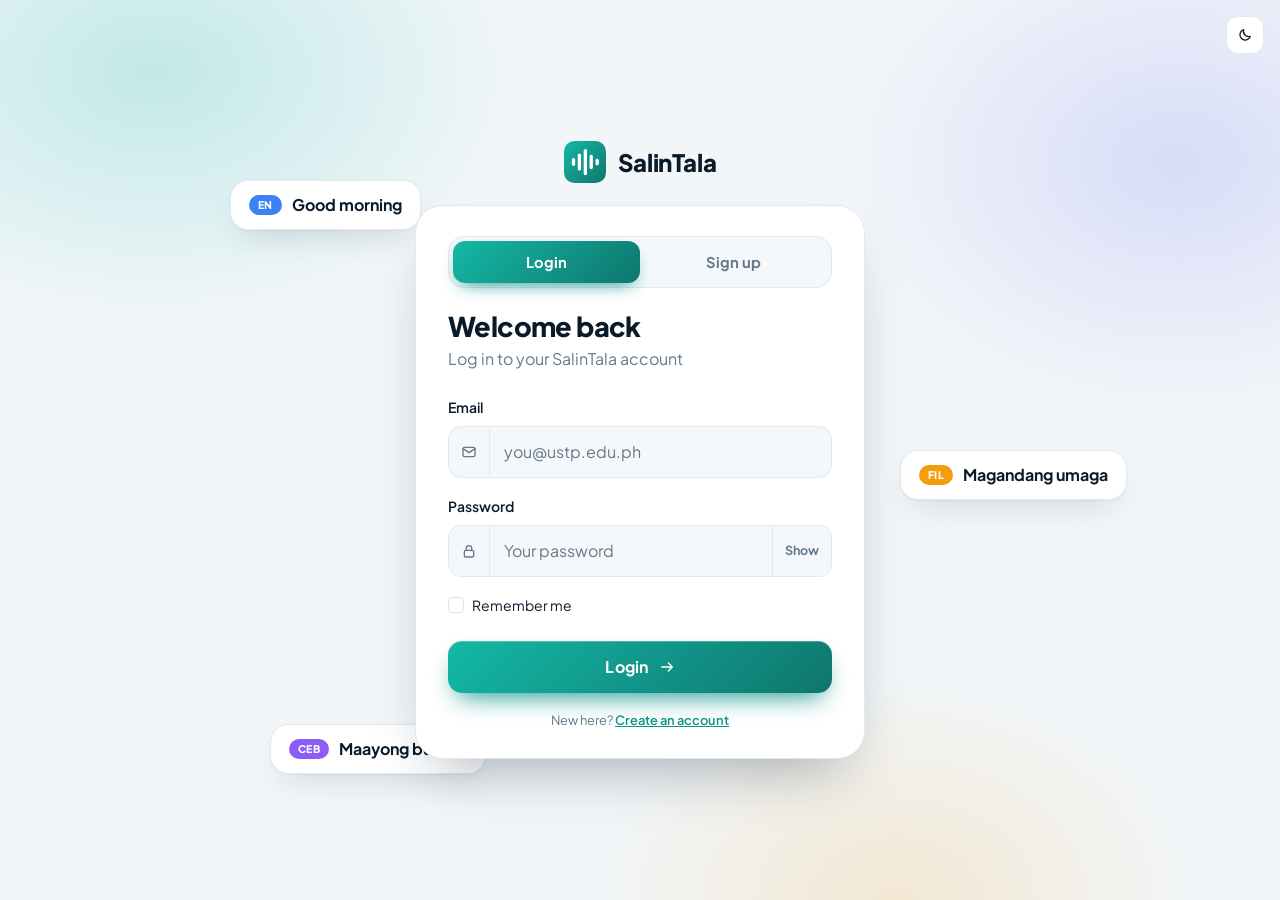
<file: index.html>
<!DOCTYPE html>
<html lang="en" data-theme="light">
<head>
  <meta charset="UTF-8">
  <meta name="viewport" content="width=device-width, initial-scale=1">
  <title>SalinTala | Classroom Transcription</title>
  <link rel="icon" type="image/svg+xml" href="images/favicon.svg">
  <link rel="preconnect" href="https://fonts.googleapis.com">
  <link href="https://fonts.googleapis.com/css2?family=Plus+Jakarta+Sans:wght@400;500;600;700;800&display=swap" rel="stylesheet">
  <link href="https://cdn.jsdelivr.net/npm/bootstrap@5.3.3/dist/css/bootstrap.min.css" rel="stylesheet">
  <link href="https://cdn.jsdelivr.net/npm/bootstrap-icons@1.11.3/font/bootstrap-icons.min.css" rel="stylesheet">
  <link href="css/style.css" rel="stylesheet">
  <script src="js/app.js"></script>
</head>
<body>

  <nav class="navbar navbar-expand-lg navbar-dark nav-glass sticky-top">
    <div class="container">
      <a class="navbar-brand d-flex align-items-center" href="index.html">
        <img src="images/logo.svg" alt="" width="32" height="32" class="me-2">SalinTala
      </a>
      <button class="navbar-toggler" type="button" data-bs-toggle="collapse" data-bs-target="#nav">
        <span class="navbar-toggler-icon"></span>
      </button>
      <div class="collapse navbar-collapse" id="nav">
        <ul class="navbar-nav ms-auto align-items-lg-center gap-lg-1">
          <li class="nav-item"><a class="nav-link active" href="index.html">Home</a></li>
          <li class="nav-item"><a class="nav-link" href="pages/transcribe.html">Transcribe</a></li>
          <li class="nav-item"><a class="nav-link" href="pages/transcripts.html">My Transcripts</a></li>
          <li class="nav-item"><a class="nav-link" href="pages/feedback.html">Feedback</a></li>
          <li class="nav-item"><a class="nav-link" href="pages/dashboard.html">Dashboard</a></li>
          <li class="nav-item ms-lg-2"><a class="btn btn-brand py-2" href="pages/login.html" data-logout><i class="bi bi-box-arrow-left me-1"></i> Logout</a></li>
          <li class="nav-item ms-lg-2 mt-2 mt-lg-0"><button class="icon-btn" id="theme" title="Toggle theme"><i class="bi bi-moon-stars"></i></button></li>
        </ul>
      </div>
    </div>
  </nav>

  <!-- HERO -->
  <header class="hero2 hero-lg">
    <div class="container">
      <div class="row align-items-center g-5">
        <div class="col-lg-6">
          <span class="eyebrow"><i class="bi bi-stars"></i> English · Filipino · Cebuano</span>
          <h1>Turn classroom discussions into <span class="grad-text">searchable notes</span></h1>
          <p class="mb-4">SalinTala is an AI-based transcription system for lectures that mix English, Filipino, and Cebuano, built for USTP CDO.</p>
          <a href="pages/transcribe.html" class="btn btn-white me-2 mb-2"><i class="bi bi-upload me-1"></i> Upload a recording</a>
          <a href="#how" class="btn btn-ghost mb-2">How it works</a>
        </div>

        <div class="col-lg-6">
          <div class="hero-mock">
            <div class="float-chip a"><i class="bi bi-check-circle" style="color:#22c55e"></i> Transcript ready</div>
            <div class="mock-top"><i></i><i></i><i></i><span>lecture-week4.mp3</span></div>
            <div class="mock-line" style="--l:var(--en)"><div class="ts">00:03</div><p><span class="chip c-en">EN</span>Good morning everyone. Today we talk about lesson planning.</p></div>
            <div class="mock-line" style="--l:var(--fil)"><div class="ts">00:11</div><p><span class="chip c-fil">FIL</span>Ang unang hakbang ay alamin ang gusto nating matutunan.</p></div>
            <div class="mock-line" style="--l:var(--ceb)"><div class="ts">00:24</div><p><span class="chip c-ceb">CEB</span>Kinahanglan nato nga klaro ang atong learning objectives.</p></div>
            <div class="mock-bars"><div style="width:40%;background:var(--en)"></div><div style="width:35%;background:var(--fil)"></div><div style="width:25%;background:var(--ceb)"></div></div>
            <div class="float-chip b"><i class="bi bi-translate" style="color:#0d9488"></i> 3 languages detected</div>
          </div>
        </div>
      </div>
    </div>
  </header>

  <!-- FEATURES -->
  <section class="container pull pb-5">
    <div class="row g-4">
      <div class="col-md-4 reveal"><div class="cardx feat">
        <div class="ic-lg"><i class="bi bi-translate"></i></div>
        <h5 class="fw-bold">Code-switching aware</h5>
        <p class="muted mb-0">Each segment is tagged by language so you can see exactly where the lecture switched.</p>
      </div></div>
      <div class="col-md-4 reveal"><div class="cardx feat">
        <div class="ic-lg"><i class="bi bi-search"></i></div>
        <h5 class="fw-bold">Searchable transcript</h5>
        <p class="muted mb-0">Find key terms and jump back to the exact moment they were said.</p>
      </div></div>
      <div class="col-md-4 reveal"><div class="cardx feat">
        <div class="ic-lg"><i class="bi bi-shield-check"></i></div>
        <h5 class="fw-bold">Review before you trust</h5>
        <p class="muted mb-0">Uncertain words are highlighted so a person can verify them.</p>
      </div></div>
    </div>
  </section>

  <!-- STATS -->
  <section class="container pb-5 reveal">
    <div class="stat-strip">
      <div class="cardx sx"><b>3</b><small>Languages</small></div>
      <div class="cardx sx"><b>EN · FIL · CEB</b><small>Auto-tagged</small></div>
      <div class="cardx sx"><b>.txt · .srt</b><small>Export formats</small></div>
      <div class="cardx sx"><b>100%</b><small>Runs in your browser</small></div>
    </div>
  </section>

  <!-- DEMO -->
  <section class="container pb-5 reveal">
    <div class="row align-items-center g-4">
      <div class="col-lg-5">
        <h2 class="sec-title">See the switch,<br>not just the words</h2>
        <p class="muted">Teachers move between languages mid-sentence. SalinTala colors every line so you can follow the discussion and study faster.</p>
        <div class="d-flex gap-2 flex-wrap">
          <span class="chip c-en">EN English</span><span class="chip c-fil">FIL Filipino</span><span class="chip c-ceb">CEB Cebuano</span>
        </div>
      </div>
      <div class="col-lg-7">
        <div class="cardx demo">
          <div class="demo-line">
            <span class="e">An objective should be specific,</span>
            <span class="f">halimbawa, pagkatapos ng klase</span>
            <span class="c">unya dayon mag-buhat mo og short activity</span>
            <span class="e">to test what you learned.</span>
          </div>
        </div>
      </div>
    </div>
  </section>

  <!-- HOW -->
  <section id="how" class="container pb-5 reveal">
    <h2 class="text-center sec-title mb-1">How it works</h2>
    <p class="text-center muted mb-5">From recording to review in four steps.</p>
    <div class="row g-4 text-center steps">
      <div class="col-6 col-md-3"><div class="num">1</div><h6 class="fw-bold">Upload</h6><p class="muted small">Add a recorded class discussion.</p></div>
      <div class="col-6 col-md-3"><div class="num">2</div><h6 class="fw-bold">Transcribe</h6><p class="muted small">SalinTala converts speech to text.</p></div>
      <div class="col-6 col-md-3"><div class="num">3</div><h6 class="fw-bold">Review</h6><p class="muted small">Search, check flagged words, fix errors.</p></div>
      <div class="col-6 col-md-3"><div class="num">4</div><h6 class="fw-bold">Export</h6><p class="muted small">Copy or download your notes.</p></div>
    </div>
  </section>

  <!-- CTA -->
  <section class="container pb-5 reveal">
    <div class="cta">
      <h3 class="fw-bold">Ready to try it?</h3>
      <p class="mb-3" style="color:#b6c8d6">Upload a class recording and see your first transcript.</p>
      <a href="pages/transcribe.html" class="btn btn-white">Start transcribing <i class="bi bi-arrow-right ms-1"></i></a>
      <p class="small mt-3 mb-0" style="color:#8fa7b8">Transcripts may contain errors. Always review them before using them as official records.</p>
    </div>
  </section>

  <footer class="foot text-center py-3">
    <small>&copy; 2026 SalinTala | USTP CDO | IT111 Research</small>
  </footer>

  <script src="https://cdn.jsdelivr.net/npm/bootstrap@5.3.3/dist/js/bootstrap.bundle.min.js"></script>
  <script>
    // Fade sections in as they scroll into view
    (function () {
      var els = document.querySelectorAll(".reveal");
      if (!("IntersectionObserver" in window)) { els.forEach(function (e) { e.classList.add("in"); }); return; }
      var io = new IntersectionObserver(function (list) {
        list.forEach(function (x) { if (x.isIntersecting) { x.target.classList.add("in"); io.unobserve(x.target); } });
      }, { threshold: 0.12 });
      els.forEach(function (e, i) { e.style.transitionDelay = (i % 3) * 90 + "ms"; io.observe(e); });
    })();
  </script>
</body>
</html>
</file>
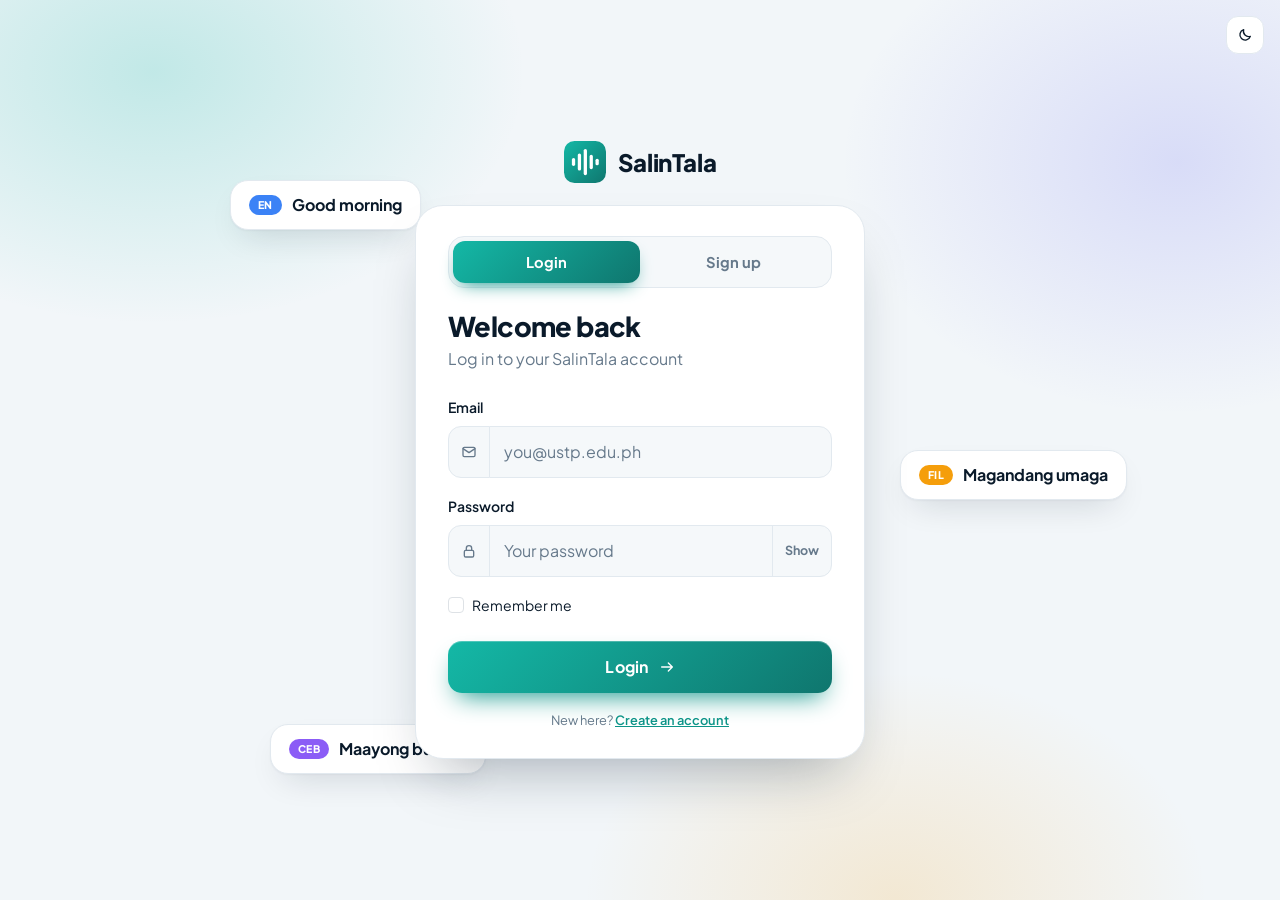
<file: pages/dashboard.html>
<!DOCTYPE html>
<html lang="en" data-theme="light">
<head>
  <meta charset="UTF-8">
  <meta name="viewport" content="width=device-width, initial-scale=1">
  <title>Dashboard | SalinTala</title>
  <link rel="icon" type="image/svg+xml" href="../images/favicon.svg">
  <link rel="preconnect" href="https://fonts.googleapis.com">
  <link href="https://fonts.googleapis.com/css2?family=Plus+Jakarta+Sans:wght@400;500;600;700;800&display=swap" rel="stylesheet">
  <link href="https://cdn.jsdelivr.net/npm/bootstrap@5.3.3/dist/css/bootstrap.min.css" rel="stylesheet">
  <link href="https://cdn.jsdelivr.net/npm/bootstrap-icons@1.11.3/font/bootstrap-icons.min.css" rel="stylesheet">
  <link href="../css/style.css" rel="stylesheet">
  <script src="../js/app.js"></script>
  <style>
    /* Dashboard: the "code-switch ribbon" is the signature element */
    .lesson { position: relative; overflow: hidden; border-radius: 28px; padding: 30px; color: #e8f0f6;
      background: radial-gradient(520px 240px at 100% 0, rgba(20,184,166,.35), transparent 60%), linear-gradient(135deg, #060f18, #0a2530); }
    .lesson h3 { font-weight: 800; letter-spacing: -.4px; font-size: clamp(1.3rem, 2.6vw, 1.8rem); margin: 6px 0 2px; }
    .lesson .sub { color: #8fa7b8; font-size: .92rem; }
    .ribbon { display: flex; height: 54px; gap: 3px; margin: 26px 0 10px; }
    .ribbon i { display: block; border-radius: 8px; transform-origin: bottom; animation: grow .7s cubic-bezier(.2,.8,.2,1) both; animation-delay: calc(var(--i) * 35ms); }
    .ribbon .e { background: var(--en); } .ribbon .f { background: var(--fil); } .ribbon .c { background: var(--ceb); }
    @keyframes grow { from { transform: scaleY(.1); opacity: 0; } }
    .ruler { display: flex; justify-content: space-between; color: #8fa7b8; font-size: .75rem; font-variant-numeric: tabular-nums; }
    .legend { display: flex; flex-wrap: wrap; gap: 8px 20px; margin-top: 18px; font-size: .88rem; }
    .legend span::before { content: ""; display: inline-block; width: 10px; height: 10px; border-radius: 3px; margin-right: 8px; background: var(--c); }
    .quote { margin-top: 18px; padding: 14px 16px; border-radius: 16px; background: rgba(255,255,255,.06); line-height: 1.9; font-size: 1.02rem; }
    .quote .e { color: #93c5fd; } .quote .f { color: #fcd34d; } .quote .c { color: #c4b5fd; }

    .numbers { display: grid; grid-template-columns: repeat(4, 1fr); margin: 22px 0; }
    .numbers > div { padding: 4px 20px; border-left: 1px solid var(--line); }
    .numbers > div:first-child { border-left: 0; padding-left: 0; }
    .numbers b { font-size: 2.1rem; font-weight: 800; letter-spacing: -1px; line-height: 1; display: block; font-variant-numeric: tabular-nums; }
    .numbers small { color: var(--muted); font-weight: 600; }
    .numbers .warn b { color: #d97706; }
    @media (max-width: 767px) { .numbers { grid-template-columns: 1fr 1fr; gap: 18px 0; } .numbers > div:nth-child(3) { border-left: 0; padding-left: 0; } }

    .rec { display: grid; grid-template-columns: 1fr auto; gap: 6px 16px; align-items: center; padding: 16px 0; border-top: 1px solid var(--line); }
    .rec:first-of-type { border-top: 0; }
    .rec h4 { font-size: 1rem; font-weight: 700; margin: 0; }
    .rec .meta { color: var(--muted); font-size: .84rem; display: flex; align-items: center; gap: 6px; flex-wrap: wrap; }
    .mini { grid-column: 1 / -1; display: flex; height: 8px; border-radius: 8px; overflow: hidden; gap: 2px; }
    .mini i { display: block; height: 100%; }
    .dot { width: 8px; height: 8px; border-radius: 50%; display: inline-block; }
    .state { font-size: .8rem; font-weight: 700; padding: 5px 12px; border-radius: 50rem; text-decoration: none; }
    .state.done { background: color-mix(in srgb, #22c55e 16%, transparent); color: #16a34a; }
    .state.busy { background: color-mix(in srgb, #f59e0b 18%, transparent); color: #d97706; }
    .state.busy i { animation: sp 1.2s linear infinite; display: inline-block; }

    .donut { width: 150px; height: 150px; border-radius: 50%; margin: 4px auto 16px; display: grid; place-items: center;
      background: conic-gradient(var(--en) 0 45%, var(--fil) 45% 75%, var(--ceb) 75% 100%); }
    .donut div { width: 104px; height: 104px; border-radius: 50%; background: var(--surface); display: grid; place-items: center; text-align: center; line-height: 1.1; }
    .donut b { font-size: 1.5rem; font-weight: 800; display: block; } .donut small { color: var(--muted); font-size: .72rem; }
    .vs { display: grid; grid-template-columns: 78px 1fr 40px; align-items: center; gap: 10px; font-size: .88rem; margin-bottom: 12px; }
    .vs .track > div { transition: none; }
    .verify { display: flex; gap: 14px; align-items: center; padding: 18px; border-radius: 20px; text-decoration: none; color: var(--ink);
      background: rgba(245,158,11,.12); border: 1px dashed #f59e0b; }
    .verify b { font-size: 2rem; font-weight: 800; color: #d97706; line-height: 1; }
    .verify:hover { background: rgba(245,158,11,.2); color: var(--ink); }
  </style>
</head>
<body>
  <div class="container-fluid">
    <div class="row">

      <nav class="col-md-3 col-lg-2 sidebar">
        <a class="brand align-items-center" href="../index.html">
          <img src="../images/logo.svg" alt="" width="30" height="30" class="me-2">SalinTala
        </a>
        <ul class="nav flex-column">
          <li class="nav-item"><a class="nav-link active" href="dashboard.html"><i class="bi bi-grid me-2"></i>Dashboard</a></li>
          <li class="nav-item"><a class="nav-link" href="transcribe.html"><i class="bi bi-upload me-2"></i>New Transcription</a></li>
          <li class="nav-item"><a class="nav-link" href="transcripts.html"><i class="bi bi-journal-text me-2"></i>My Transcripts</a></li>
          <li class="nav-item"><a class="nav-link" href="feedback.html"><i class="bi bi-chat-square-text me-2"></i>Feedback</a></li>
          <li class="nav-item"><a class="nav-link" href="profile.html"><i class="bi bi-person me-2"></i>Profile</a></li>
          <li class="nav-item mt-3"><a class="nav-link" href="login.html"><i class="bi bi-box-arrow-left me-2"></i>Logout</a></li>
        </ul>
      </nav>

      <main class="col-md-9 col-lg-10 p-4">
        <div class="d-flex flex-wrap gap-2 justify-content-between align-items-center mb-4">
          <div>
            <h2 class="fw-bold mb-0">Dashboard</h2>
            <span class="muted" id="welcome">Overview of your classroom transcriptions</span>
          </div>
          <div class="d-flex flex-wrap gap-2 align-items-center">
            <button class="icon-btn" id="theme" title="Toggle theme" style="background:var(--surface);border-color:var(--line);color:var(--ink)"><i class="bi bi-moon-stars"></i></button>
            <a href="profile.html" class="user-chip" data-user-chip title="Open profile">
              <img src="../images/avatar.svg" alt=""><span class="user-name">Account</span>
            </a>
            <a href="transcribe.html" class="btn btn-brand"><i class="bi bi-plus-lg me-1"></i> New Transcription</a>
          </div>
        </div>

        <!-- Signature: how one lesson switches between languages -->
        <section class="lesson">
          <div class="sub">Latest lesson</div>
          <h3>BTLED 101 – Lesson Planning</h3>
          <div class="sub">Each block is a stretch of speech, colored by the language spoken.</div>
          <div class="ribbon" id="ribbon" aria-label="Language switches across the lesson"></div>
          <div class="ruler"><span>00:00</span><span>15:00</span><span>30:00</span><span>45:00</span></div>
          <div class="quote">
            <span class="e">Okay class, today we will plan</span>
            <span class="f">ang ating lesson para sa</span>
            <span class="c">next week, kinahanglan nato</span>
            <span class="e">clear objectives.</span>
          </div>
          <div class="legend">
            <span style="--c:var(--en)">English 45%</span>
            <span style="--c:var(--fil)">Filipino 30%</span>
            <span style="--c:var(--ceb)">Cebuano 25%</span>
          </div>
        </section>

        <div class="numbers">
          <div><b>12</b><small>Recordings</small></div>
          <div><b>9.5 h</b><small>Transcribed</small></div>
          <div><b>18%</b><small>Average WER</small></div>
          <div class="warn"><b>47</b><small>Words to verify</small></div>
        </div>

        <div class="row g-4">
          <div class="col-xl-8">
            <div class="cardx p-4">
              <div class="hd"><span class="ic"><i class="bi bi-collection"></i></span>Recent recordings</div>

              <div class="rec">
                <div><h4>BTLED 101 – Lesson Planning</h4>
                  <div class="meta"><span class="dot" style="background:#22c55e"></span>Quiet room</div></div>
                <div class="d-flex gap-2 align-items-center"><span class="state done">Done</span><a href="transcripts.html" class="tool text-decoration-none">Open</a></div>
                <div class="mini"><i style="width:45%;background:var(--en)"></i><i style="width:30%;background:var(--fil)"></i><i style="width:25%;background:var(--ceb)"></i></div>
              </div>

              <div class="rec">
                <div><h4>Educ 102 – Assessment</h4>
                  <div class="meta"><span class="dot" style="background:#f59e0b"></span>Some noise</div></div>
                <div class="d-flex gap-2 align-items-center"><span class="state done">Done</span><a href="transcripts.html" class="tool text-decoration-none">Open</a></div>
                <div class="mini"><i style="width:60%;background:var(--en)"></i><i style="width:40%;background:var(--fil)"></i></div>
              </div>

              <div class="rec">
                <div><h4>Educ 103 – Classroom Mgmt</h4>
                  <div class="meta"><span class="dot" style="background:#ef4444"></span>Noisy</div></div>
                <div class="d-flex gap-2 align-items-center"><span class="state busy"><i class="bi bi-arrow-repeat me-1"></i>Processing</span><button class="tool" disabled style="opacity:.5">Open</button></div>
                <div class="mini"><i style="width:55%;background:var(--fil)"></i><i style="width:45%;background:var(--ceb)"></i></div>
              </div>
            </div>
          </div>

          <div class="col-xl-4">
            <div class="cardx p-4 mb-4">
              <div class="hd"><span class="ic"><i class="bi bi-translate"></i></span>Language mix</div>
              <div class="donut"><div><span><b>3</b><small>languages</small></span></div></div>
              <div class="legend justify-content-center mt-0">
                <span style="--c:var(--en)">EN 45%</span><span style="--c:var(--fil)">FIL 30%</span><span style="--c:var(--ceb)">CEB 25%</span>
              </div>
            </div>

            <div class="cardx p-4 mb-4">
              <div class="hd"><span class="ic"><i class="bi bi-bar-chart-line"></i></span>Error rate (WER)</div>
              <div class="vs"><span>SalinTala</span><div class="track"><div style="width:18%"></div></div><b>18%</b></div>
              <div class="vs"><span>Existing</span><div class="track"><div style="width:27%;background:#94a3b8"></div></div><b>27%</b></div>
              <small class="muted">Sample data. Lower is better.</small>
            </div>

            <a href="transcripts.html" class="verify">
              <b>47</b><div><div class="fw-bold">Words need a second look</div><small class="muted">Check the highlighted words in your transcripts.</small></div>
            </a>
          </div>
        </div>
      </main>

    </div>
  </div>
  <script src="https://cdn.jsdelivr.net/npm/bootstrap@5.3.3/dist/js/bootstrap.bundle.min.js"></script>
  <script>
    // Sample ribbon: [language, weight] — widths are proportional to speaking time
    (function () {
      var seq = "e e e f f e e c c f e e f f c c c e e f c e e e f f c e".split(" "), w = [3,2,4,2,3,3,2,3,2,2,4,3,2,2,3,2,2,3,2,3,3,2,3,2,2,3,2,2], h = "";
      seq.forEach(function (l, i) { h += '<i class="' + l + '" style="flex:' + w[i] + ';--i:' + i + '"></i>'; });
      document.getElementById("ribbon").innerHTML = h;
    })();
  </script>
</body>
</html>
</file>
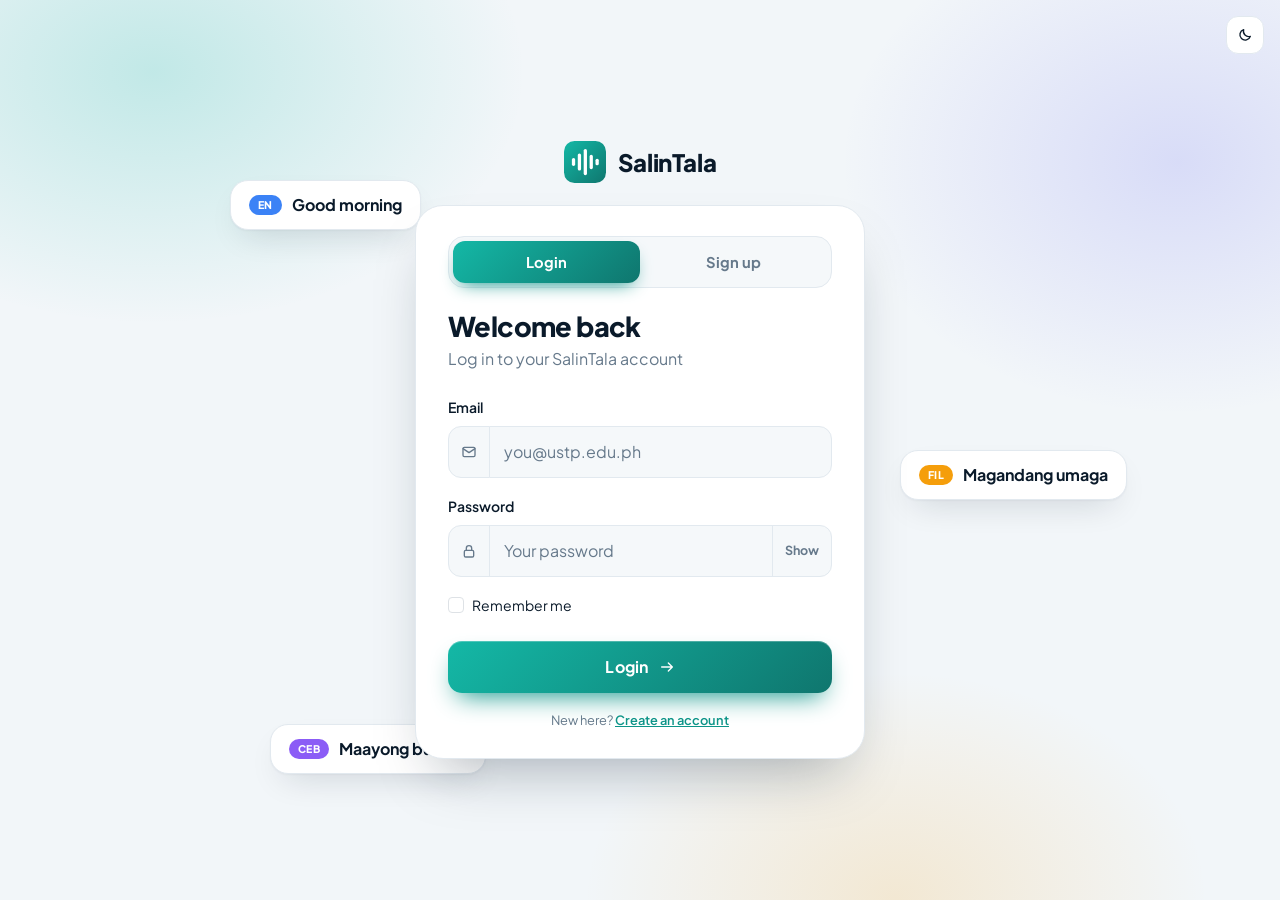
<file: pages/feedback.html>
<!DOCTYPE html>
<html lang="en" data-theme="light">
<head>
  <meta charset="UTF-8">
  <meta name="viewport" content="width=device-width, initial-scale=1">
  <title>Feedback | SalinTala</title>
  <link rel="icon" type="image/svg+xml" href="../images/favicon.svg">
  <link rel="preconnect" href="https://fonts.googleapis.com">
  <link href="https://fonts.googleapis.com/css2?family=Plus+Jakarta+Sans:wght@400;500;600;700;800&display=swap" rel="stylesheet">
  <link href="https://cdn.jsdelivr.net/npm/bootstrap@5.3.3/dist/css/bootstrap.min.css" rel="stylesheet">
  <link href="https://cdn.jsdelivr.net/npm/bootstrap-icons@1.11.3/font/bootstrap-icons.min.css" rel="stylesheet">
  <link href="../css/style.css" rel="stylesheet">
  <script src="../js/app.js"></script>
</head>
<body>
  <div class="container-fluid">
    <div class="row">

      <nav class="col-md-3 col-lg-2 sidebar">
        <a class="brand align-items-center" href="../index.html">
          <img src="../images/logo.svg" alt="" width="30" height="30" class="me-2">SalinTala
        </a>
        <ul class="nav flex-column">
          <li class="nav-item"><a class="nav-link" href="dashboard.html"><i class="bi bi-grid me-2"></i>Dashboard</a></li>
          <li class="nav-item"><a class="nav-link" href="transcribe.html"><i class="bi bi-upload me-2"></i>New Transcription</a></li>
          <li class="nav-item"><a class="nav-link" href="transcripts.html"><i class="bi bi-journal-text me-2"></i>My Transcripts</a></li>
          <li class="nav-item"><a class="nav-link active" href="feedback.html"><i class="bi bi-chat-square-text me-2"></i>Feedback</a></li>
          <li class="nav-item"><a class="nav-link" href="profile.html"><i class="bi bi-person me-2"></i>Profile</a></li>
          <li class="nav-item mt-3"><a class="nav-link" href="login.html"><i class="bi bi-box-arrow-left me-2"></i>Logout</a></li>
        </ul>
      </nav>

      <main class="col-md-9 col-lg-10 p-4">
        <div class="d-flex flex-wrap gap-2 justify-content-between align-items-center mb-4">
          <div>
            <h2 class="fw-bold mb-0">Feedback</h2>
            <span class="muted">Rate SalinTala's usability and usefulness for lesson review</span>
          </div>
          <div class="d-flex flex-wrap gap-2 align-items-center">
            <button class="icon-btn" id="theme" title="Toggle theme" style="background:var(--surface);border-color:var(--line);color:var(--ink)"><i class="bi bi-moon-stars"></i></button>
            <a href="profile.html" class="user-chip" data-user-chip title="Open profile">
              <img src="../images/avatar.svg" alt=""><span class="user-name">Account</span>
            </a>
          </div>
        </div>

        <div class="row g-4">
          <div class="col-xl-7">
            <div class="cardx p-4">
              <div class="hd"><span class="ic"><i class="bi bi-chat-square-text"></i></span>Your feedback</div>
              <form id="form">
                <div class="row g-3 mb-3">
                  <div class="col-sm-4">
                    <label class="form-label small fw-semibold">I am a</label>
                    <select class="form-select" id="role" required>
                      <option value="Student">Student</option>
                      <option value="Teacher">Teacher</option>
                    </select>
                  </div>
                  <div class="col-sm-4">
                    <label class="form-label small fw-semibold">Name (optional)</label>
                    <input class="form-control" id="name" placeholder="Juan Dela Cruz">
                  </div>
                  <div class="col-sm-4">
                    <label class="form-label small fw-semibold">Class (optional)</label>
                    <input class="form-control" id="cls" placeholder="BTLED 101">
                  </div>
                </div>

                <div class="small muted mb-3">Scale: 1 = Strongly disagree, 5 = Strongly agree</div>
                <div id="rates"></div>

                <label class="form-label small fw-semibold mt-2">Comments</label>
                <textarea class="form-control" id="comment" rows="3" placeholder="What worked well? What should be improved?"></textarea>

                <button type="submit" class="go go-lg w-100 mt-4"><span>Submit feedback</span><i class="bi bi-send"></i></button>
                <div class="small mt-3 d-none" id="ok" style="color:var(--brand)"><i class="bi bi-check-circle me-1"></i>Thank you! Your feedback was saved.</div>
              </form>
            </div>
          </div>

          <div class="col-xl-5">
            <div class="cardx p-4 mb-4">
              <div class="hd"><span class="ic"><i class="bi bi-bar-chart-line"></i></span>Summary</div>
              <div class="d-flex gap-3 mb-3">
                <div class="stat flex-fill"><b id="n">0</b><small>Responses</small></div>
                <div class="stat flex-fill"><b id="avg">-</b><small>Overall (out of 5)</small></div>
              </div>
              <div id="bars"></div>
            </div>

            <div class="cardx p-4">
              <div class="hd"><span class="ic"><i class="bi bi-collection"></i></span>Recent responses</div>
              <div id="list"></div>
            </div>
          </div>
        </div>

        <p class="muted small mt-4 mb-0"><i class="bi bi-info-circle"></i> Responses are saved in this browser only. To collect survey data from many participants, export it or use a shared form.</p>
      </main>
    </div>
  </div>

  <script src="https://cdn.jsdelivr.net/npm/bootstrap@5.3.3/dist/js/bootstrap.bundle.min.js"></script>
  <script>
    var $ = function (id) { return document.getElementById(id); };
    var ITEMS = [
      "SalinTala is easy to use.",
      "The transcript helps me review the lesson.",
      "The transcript is accurate enough to understand the lesson.",
      "The language tags and highlighted words help me check the transcript.",
      "SalinTala supports my note-taking."
    ];
    var h = function (s) { return String(s).replace(/[&<>"]/g, function (c) { return { "&": "&amp;", "<": "&lt;", ">": "&gt;", '"': "&quot;" }[c]; }); };

    // Pre-fill role and name from the signed-in profile
    var P = SalinAuth.profile();
    if (P) { $("role").value = P.role; $("name").value = P.name; $("cls").value = P.program; }

    $("rates").innerHTML = ITEMS.map(function (t, i) {
      var opts = [1, 2, 3, 4, 5].map(function (v) {
        return '<input type="radio" name="r' + i + '" id="r' + i + '_' + v + '" value="' + v + '" required><label for="r' + i + '_' + v + '">' + v + '</label>';
      }).join("");
      return '<div class="mb-3"><div class="small fw-semibold mb-2">' + (i + 1) + '. ' + t + '</div><div class="rate">' + opts + '</div></div>';
    }).join("");

    function avgOf(arr) { return arr.reduce(function (a, b) { return a + b; }, 0) / arr.length; }

    function render() {
      var list = SalinStore.feedback().sort(function (a, b) { return new Date(b.created) - new Date(a.created); });
      $("n").textContent = list.length;
      $("avg").textContent = list.length ? avgOf(list.map(function (f) { return avgOf(f.ratings); })).toFixed(2) : "-";
      $("bars").innerHTML = ITEMS.map(function (t, i) {
        var a = list.length ? avgOf(list.map(function (f) { return f.ratings[i]; })) : 0;
        return '<div class="mb-3"><div class="d-flex justify-content-between small"><span>' + (i + 1) + '. ' + t.replace(/\.$/, "") + '</span><b>' + (list.length ? a.toFixed(1) : "-") + '</b></div>' +
          '<div class="track mt-1"><div style="width:' + (a / 5 * 100) + '%"></div></div></div>';
      }).join("");
      $("list").innerHTML = list.length ? list.slice(0, 8).map(function (f) {
        var color = f.role === "Teacher" ? "var(--ceb)" : "var(--en)";
        return '<div class="item"><div class="d-flex justify-content-between align-items-center mb-1">' +
          '<div><span class="chip" style="background:' + color + '">' + h(f.role) + '</span> <span class="small fw-semibold ms-1">' + h(f.name || "Anonymous") + (f.cls ? ' · ' + h(f.cls) : '') + '</span></div>' +
          '<button class="tool" data-id="' + f.id + '" title="Delete"><i class="bi bi-trash"></i></button></div>' +
          '<div class="small muted">Average ' + avgOf(f.ratings).toFixed(1) + ' / 5 · ' + new Date(f.created).toLocaleDateString() + '</div>' +
          (f.comment ? '<div class="small mt-1">' + h(f.comment) + '</div>' : '') + '</div>';
      }).join("") : '<div class="muted small">No feedback yet. Be the first to submit one.</div>';
    }

    $("form").addEventListener("submit", function (e) {
      e.preventDefault();
      var ratings = ITEMS.map(function (t, i) { return +document.querySelector('input[name="r' + i + '"]:checked').value; });
      SalinStore.addFeedback({
        id: Date.now(), role: $("role").value, name: $("name").value.trim(), cls: $("cls").value.trim(),
        ratings: ratings, comment: $("comment").value.trim(), created: new Date().toISOString()
      });
      $("form").reset();
      if (P) { $("role").value = P.role; $("name").value = P.name; $("cls").value = P.program; }
      $("ok").classList.remove("d-none");
      setTimeout(function () { $("ok").classList.add("d-none"); }, 3000);
      render();
    });
    $("list").addEventListener("click", function (e) {
      var b = e.target.closest("button"); if (!b) return;
      if (confirm("Delete this response?")) { SalinStore.removeFeedback(+b.dataset.id); render(); }
    });
    render();
  </script>
</body>
</html>
</file>
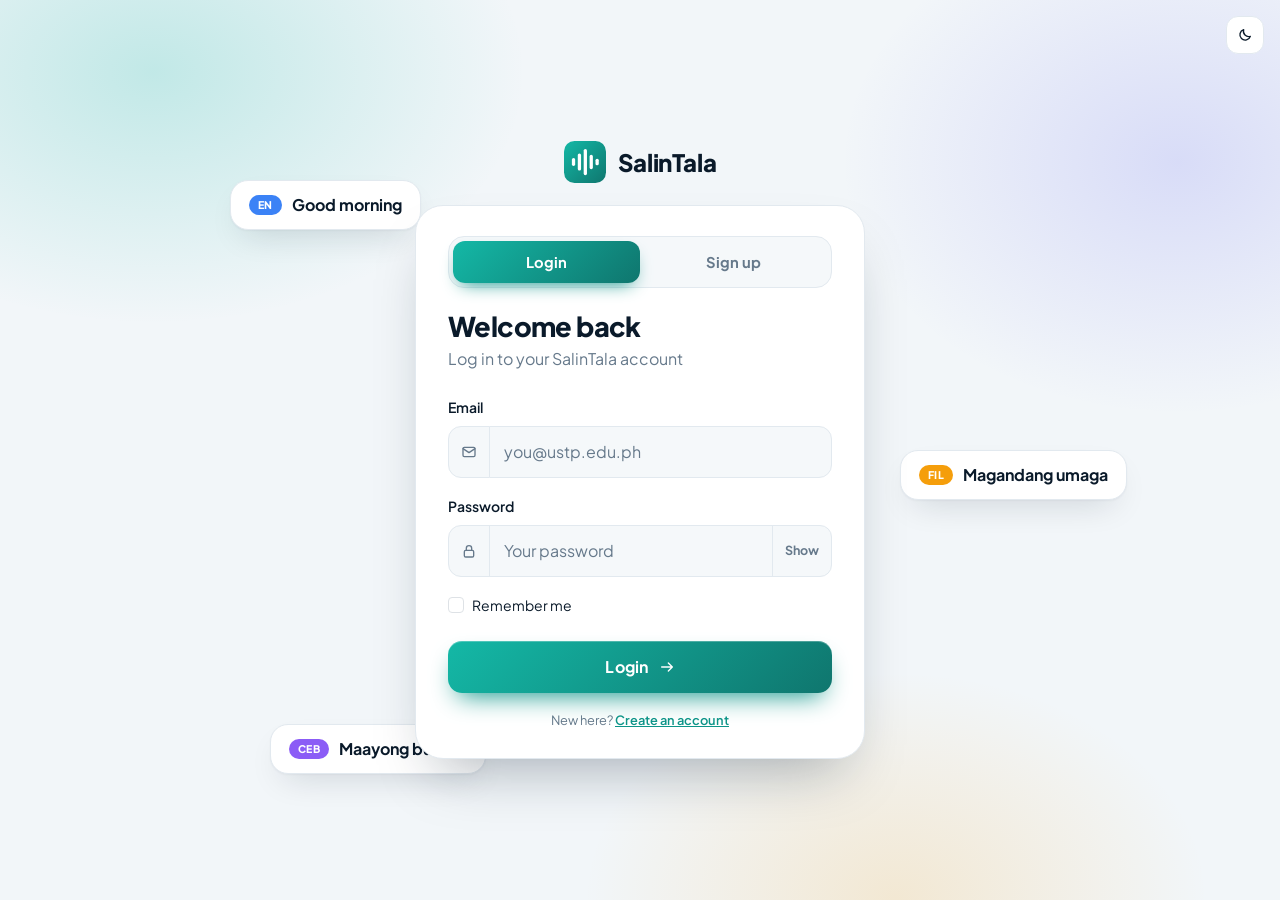
<file: pages/login.html>
<!DOCTYPE html>
<html lang="en" data-theme="light">
<head>
  <meta charset="UTF-8">
  <meta name="viewport" content="width=device-width, initial-scale=1">
  <title>Login | SalinTala</title>
  <link rel="icon" type="image/svg+xml" href="../images/favicon.svg">
  <link rel="preconnect" href="https://fonts.googleapis.com">
  <link href="https://fonts.googleapis.com/css2?family=Plus+Jakarta+Sans:wght@400;500;600;700;800&display=swap" rel="stylesheet">
  <link href="https://cdn.jsdelivr.net/npm/bootstrap@5.3.3/dist/css/bootstrap.min.css" rel="stylesheet">
  <link href="https://cdn.jsdelivr.net/npm/bootstrap-icons@1.11.3/font/bootstrap-icons.min.css" rel="stylesheet">
  <link href="../css/style.css" rel="stylesheet">
  <link href="../css/auth.css" rel="stylesheet">
  <script src="../js/app.js"></script>
</head>
<body class="auth">
  <div class="auth-top"><button class="icon-btn" id="theme" title="Toggle theme"><i class="bi bi-moon-stars"></i></button></div>
  <div class="shell">
    <div class="hello en" aria-hidden="true"><b>EN</b>Good morning</div>
    <div class="hello fil" aria-hidden="true"><b>FIL</b>Magandang umaga</div>
    <div class="hello ceb" aria-hidden="true"><b>CEB</b>Maayong buntag</div>
    <a class="lockup" href="../index.html"><img src="../images/logo.svg" alt="" width="42" height="42">SalinTala</a>
    <div class="cardx sheet">
      <div class="switch"><span class="on">Login</span><a href="signup.html">Sign up</a></div>
      <h2>Welcome back</h2>
      <p class="muted mb-4">Log in to your SalinTala account</p>

      <div class="alert alert-success py-2 small d-none" id="ok" role="status">Account created. You can log in now.</div>
      <div class="alert alert-danger py-2 small d-none" id="err" role="alert"></div>

      <form id="form">
        <label for="email" class="form-label small fw-semibold">Email</label>
        <div class="input-group mb-3">
          <span class="input-group-text"><i class="bi bi-envelope"></i></span>
          <input type="email" class="form-control" id="email" placeholder="you@ustp.edu.ph" required>
        </div>

        <label for="password" class="form-label small fw-semibold">Password</label>
        <div class="input-group mb-3">
          <span class="input-group-text"><i class="bi bi-lock"></i></span>
          <input type="password" class="form-control" id="password" placeholder="Your password" style="border-radius:0" required>
          <span class="input-group-text pw-toggle" id="toggle" role="button" tabindex="0">Show</span>
        </div>

        <div class="form-check mb-4">
          <input class="form-check-input" type="checkbox" id="remember">
          <label class="form-check-label small" for="remember">Remember me</label>
        </div>

        <button type="submit" class="go go-lg w-100" id="btn">
          <span id="btnText">Login</span><i class="bi bi-arrow-right"></i>
        </button>
      </form>
      <div class="fine">New here? <a href="signup.html" class="fw-semibold">Create an account</a></div>
    </div>
  </div>

  <script src="https://cdn.jsdelivr.net/npm/bootstrap@5.3.3/dist/js/bootstrap.bundle.min.js"></script>
  <script>
    var $ = function (id) { return document.getElementById(id); };
    var pw = $("password"), tg = $("toggle");
    function flip() { var show = pw.type === "password"; pw.type = show ? "text" : "password"; tg.textContent = show ? "Hide" : "Show"; }
    tg.addEventListener("click", flip);
    tg.addEventListener("keydown", function (e) { if (e.key === "Enter" || e.key === " ") { e.preventDefault(); flip(); } });

    if (location.search.indexOf("registered=1") > -1) $("ok").classList.remove("d-none");

    function showError(msg) { $("ok").classList.add("d-none"); $("err").textContent = msg; $("err").classList.remove("d-none"); }
    function busy(on) {
      var btn = $("btn"); btn.disabled = on;
      $("btnText").textContent = on ? "Logging in..." : "Login";
      btn.querySelector("i").outerHTML = '<i class="bi bi-' + (on ? "arrow-repeat spin" : "arrow-right") + '"></i>';
    }

    $("form").addEventListener("submit", function (e) {
      e.preventDefault();
      $("err").classList.add("d-none"); busy(true);
      SalinAuth.login($("email").value, pw.value, $("remember").checked)
        .then(function () { location.href = "dashboard.html"; })
        .catch(function (err) { busy(false); showError(err.message); });
    });
  </script>
</body>
</html>
</file>
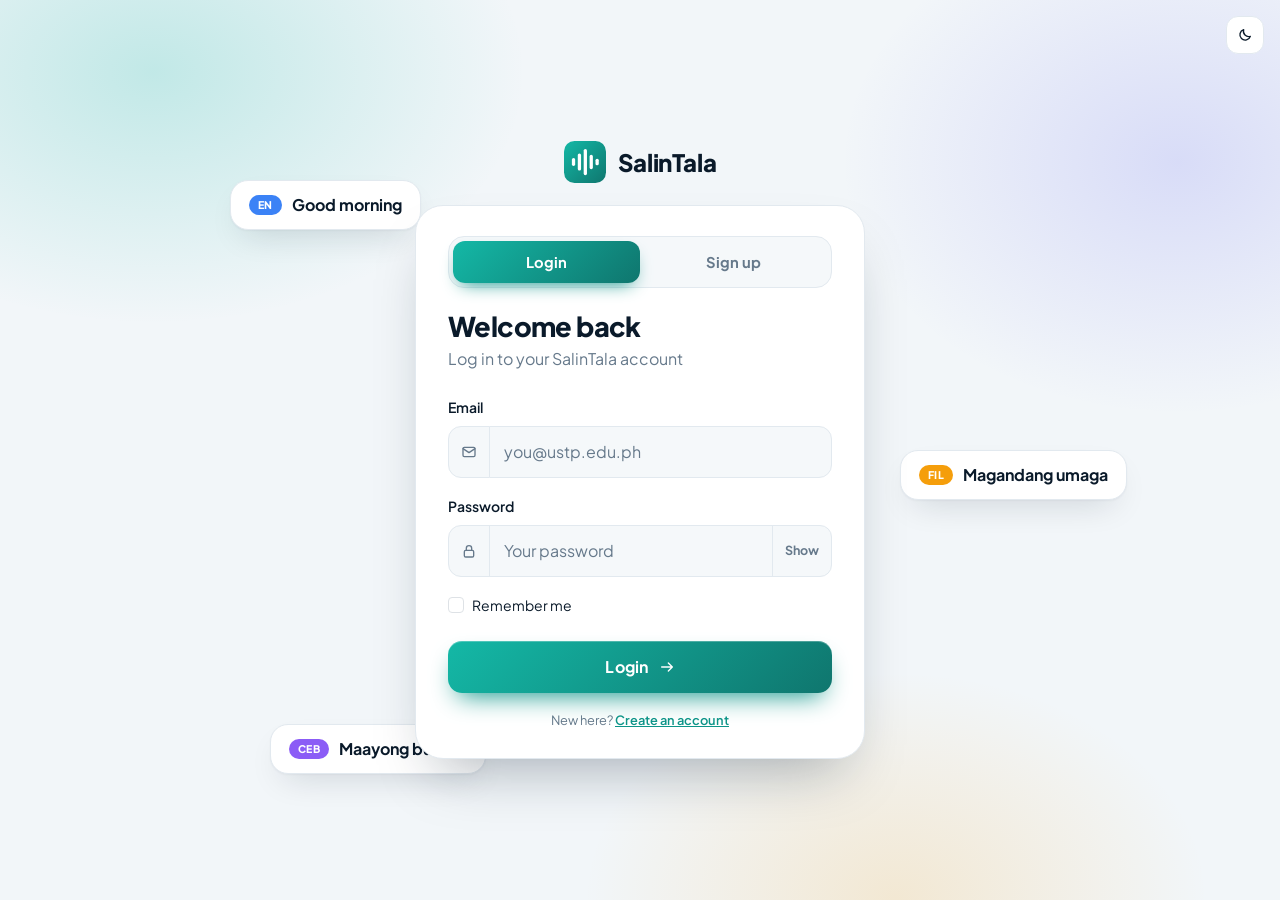
<file: pages/profile.html>
<!DOCTYPE html>
<html lang="en" data-theme="light">
<head>
  <meta charset="UTF-8">
  <meta name="viewport" content="width=device-width, initial-scale=1">
  <title>Profile | SalinTala</title>
  <link rel="icon" type="image/svg+xml" href="../images/favicon.svg">
  <link rel="preconnect" href="https://fonts.googleapis.com">
  <link href="https://fonts.googleapis.com/css2?family=Plus+Jakarta+Sans:wght@400;500;600;700;800&display=swap" rel="stylesheet">
  <link href="https://cdn.jsdelivr.net/npm/bootstrap@5.3.3/dist/css/bootstrap.min.css" rel="stylesheet">
  <link href="https://cdn.jsdelivr.net/npm/bootstrap-icons@1.11.3/font/bootstrap-icons.min.css" rel="stylesheet">
  <link href="../css/style.css" rel="stylesheet">
  <script src="../js/app.js"></script>
</head>
<body>
  <div class="container-fluid">
    <div class="row">

      <nav class="col-md-3 col-lg-2 sidebar">
        <a class="brand align-items-center" href="../index.html">
          <img src="../images/logo.svg" alt="" width="30" height="30" class="me-2">SalinTala
        </a>
        <ul class="nav flex-column">
          <li class="nav-item"><a class="nav-link" href="dashboard.html"><i class="bi bi-grid me-2"></i>Dashboard</a></li>
          <li class="nav-item"><a class="nav-link" href="transcribe.html"><i class="bi bi-upload me-2"></i>New Transcription</a></li>
          <li class="nav-item"><a class="nav-link" href="transcripts.html"><i class="bi bi-journal-text me-2"></i>My Transcripts</a></li>
          <li class="nav-item"><a class="nav-link" href="feedback.html"><i class="bi bi-chat-square-text me-2"></i>Feedback</a></li>
          <li class="nav-item"><a class="nav-link active" href="profile.html"><i class="bi bi-person me-2"></i>Profile</a></li>
          <li class="nav-item mt-3"><a class="nav-link" href="login.html"><i class="bi bi-box-arrow-left me-2"></i>Logout</a></li>
        </ul>
      </nav>

      <main class="col-md-9 col-lg-10 p-4">
        <div class="d-flex flex-wrap gap-2 justify-content-between align-items-center mb-4">
          <div>
            <h2 class="fw-bold mb-0">Profile</h2>
            <span class="muted">Manage your personal details and password</span>
          </div>
          <div class="d-flex gap-2 align-items-center">
            <button class="icon-btn" id="theme" title="Toggle theme" style="background:var(--surface);border-color:var(--line);color:var(--ink)"><i class="bi bi-moon-stars"></i></button>
            <a href="transcribe.html" class="btn btn-brand"><i class="bi bi-plus-lg me-1"></i> New Transcription</a>
          </div>
        </div>

        <div class="row g-4">

          <!-- Summary -->
          <div class="col-xl-4">
            <div class="cardx overflow-hidden">
              <div class="profile-cover"></div>
              <div class="p-4 pt-0 text-center">
                <img id="pAvatar" class="avatar-xl" src="../images/avatar.svg" alt="Profile photo">
                <h4 class="fw-bold mt-3 mb-1" id="pName">Your name</h4>
                <span class="chip c-en" id="pRole">Student</span>
                <div class="muted small mt-2" id="pEmail"></div>

                <div class="d-flex gap-2 justify-content-center mt-3">
                  <label class="tool mb-0" for="photo"><i class="bi bi-upload me-1"></i>Change photo</label>
                  <input type="file" id="photo" accept="image/*" class="d-none">
                  <button type="button" class="tool" id="rmPhoto" title="Remove photo"><i class="bi bi-trash"></i></button>
                </div>
                <div class="small mt-2 d-none" id="photoMsg"></div>

                <hr style="border-color:var(--line)">
                <div class="d-flex">
                  <div class="pstat"><b id="sTr">0</b><small>Transcripts saved</small></div>
                  <div class="pstat"><b id="sFb">0</b><small>Feedback sent</small></div>
                  <div class="pstat"><b id="sSince">-</b><small>Member since</small></div>
                </div>
              </div>
            </div>
          </div>

          <!-- Forms -->
          <div class="col-xl-8">
            <div class="cardx p-4 mb-4">
              <div class="hd"><span class="ic"><i class="bi bi-person"></i></span>Personal details</div>
              <div class="alert alert-success py-2 small d-none" id="pOk" role="status"></div>
              <div class="alert alert-danger py-2 small d-none" id="pErr" role="alert"></div>

              <form id="pform">
                <div class="row g-3">
                  <div class="col-md-6">
                    <label class="form-label small fw-semibold" for="fName">Full name</label>
                    <input class="form-control" id="fName" placeholder="Dheniel Nash Baluran" required>
                  </div>
                  <div class="col-md-6">
                    <label class="form-label small fw-semibold" for="fEmail">Email</label>
                    <input class="form-control" id="fEmail" readonly>
                  </div>
                  <div class="col-md-6">
                    <label class="form-label small fw-semibold" for="fRole">I am a</label>
                    <select class="form-select" id="fRole">
                      <option value="Student">Student</option>
                      <option value="Teacher">Teacher</option>
                    </select>
                  </div>
                  <div class="col-md-6">
                    <label class="form-label small fw-semibold" for="fYear">Year level</label>
                    <select class="form-select" id="fYear">
                      <option value="">Not set</option>
                      <option>1st Year</option>
                      <option>2nd Year</option>
                      <option>3rd Year</option>
                      <option>4th Year</option>
                      <option>Faculty / Staff</option>
                    </select>
                  </div>
                  <div class="col-md-6">
                    <label class="form-label small fw-semibold" for="fProgram">Program / Department</label>
                    <input class="form-control" id="fProgram" placeholder="e.g. BTLED">
                  </div>
                  <div class="col-md-6">
                    <label class="form-label small fw-semibold" for="fPhone">Contact number (optional)</label>
                    <input class="form-control" id="fPhone" placeholder="09XX XXX XXXX">
                  </div>
                  <div class="col-12">
                    <label class="form-label small fw-semibold" for="fAbout">About me (optional)</label>
                    <textarea class="form-control" id="fAbout" rows="3" placeholder="Tell us a little about yourself"></textarea>
                  </div>
                </div>
                <button type="submit" class="go go-lg mt-4 px-5"><span>Save changes</span><i class="bi bi-check-lg"></i></button>
              </form>
            </div>

            <div class="cardx p-4">
              <div class="hd"><span class="ic"><i class="bi bi-lock"></i></span>Change password</div>
              <div class="alert alert-success py-2 small d-none" id="wOk" role="status"></div>
              <div class="alert alert-danger py-2 small d-none" id="wErr" role="alert"></div>

              <form id="wform">
                <div class="row g-3">
                  <div class="col-12">
                    <label class="form-label small fw-semibold" for="wCur">Current password</label>
                    <input type="password" class="form-control" id="wCur" autocomplete="current-password" required>
                  </div>
                  <div class="col-md-6">
                    <label class="form-label small fw-semibold" for="wNew">New password</label>
                    <input type="password" class="form-control" id="wNew" minlength="6" autocomplete="new-password" placeholder="At least 6 characters" required>
                  </div>
                  <div class="col-md-6">
                    <label class="form-label small fw-semibold" for="wCon">Confirm new password</label>
                    <input type="password" class="form-control" id="wCon" minlength="6" autocomplete="new-password" required>
                  </div>
                </div>
                <button type="submit" class="tool mt-4"><i class="bi bi-shield-lock me-1"></i>Update password</button>
              </form>
            </div>
          </div>
        </div>
      </main>
    </div>
  </div>

  <script src="https://cdn.jsdelivr.net/npm/bootstrap@5.3.3/dist/js/bootstrap.bundle.min.js"></script>
  <script>
    var $ = function (id) { return document.getElementById(id); };
    var DEFAULT_AVATAR = "../images/avatar.svg";

    function show(id, msg) { $(id).textContent = msg; $(id).classList.remove("d-none"); }
    function hide() { ["pOk", "pErr", "wOk", "wErr"].forEach(function (i) { $(i).classList.add("d-none"); }); }
    function photoMsg(msg, bad) {
      var el = $("photoMsg"); el.textContent = msg; el.style.color = bad ? "#dc3545" : "var(--brand)"; el.classList.remove("d-none");
      setTimeout(function () { el.classList.add("d-none"); }, 3000);
    }

    function load() {
      var p = SalinAuth.profile(); if (!p) return;
      $("pName").textContent = p.name;
      $("pEmail").textContent = p.email;
      $("pRole").textContent = p.role;
      $("pRole").className = "chip " + (p.role === "Teacher" ? "c-ceb" : "c-en");
      $("pAvatar").src = p.photo || DEFAULT_AVATAR;
      $("fName").value = p.name; $("fEmail").value = p.email; $("fRole").value = p.role;
      $("fYear").value = p.year; $("fProgram").value = p.program; $("fPhone").value = p.phone; $("fAbout").value = p.about;
      $("sTr").textContent = SalinStore.transcripts().filter(function (t) { return !t.sample; }).length;
      $("sFb").textContent = SalinStore.feedback().length;
      $("sSince").textContent = p.created ? new Date(p.created).toLocaleDateString(undefined, { month: "short", year: "numeric" }) : "-";
    }

    $("pform").addEventListener("submit", function (e) {
      e.preventDefault(); hide();
      try {
        SalinAuth.updateProfile({ name: $("fName").value, role: $("fRole").value, year: $("fYear").value,
          program: $("fProgram").value, phone: $("fPhone").value, about: $("fAbout").value });
        load(); show("pOk", "Profile saved.");
      } catch (err) { show("pErr", err.message); }
    });

    // Photo: crop to a square and shrink so it saves quickly
    $("photo").addEventListener("change", function () {
      var f = this.files[0], input = this; if (!f) return;
      if (!/^image\//.test(f.type)) { photoMsg("Please choose an image file.", true); input.value = ""; return; }
      var r = new FileReader();
      r.onload = function () {
        var img = new Image();
        img.onload = function () {
          var s = Math.min(img.width, img.height), c = document.createElement("canvas");
          c.width = c.height = 200;
          c.getContext("2d").drawImage(img, (img.width - s) / 2, (img.height - s) / 2, s, s, 0, 0, 200, 200);
          try { SalinAuth.updateProfile({ photo: c.toDataURL("image/jpeg", 0.85) }); load(); photoMsg("Photo updated."); }
          catch (err) { photoMsg(err.message, true); }
          input.value = "";
        };
        img.onerror = function () { photoMsg("That image could not be read.", true); input.value = ""; };
        img.src = r.result;
      };
      r.readAsDataURL(f);
    });
    $("rmPhoto").addEventListener("click", function () {
      try { SalinAuth.updateProfile({ photo: "" }); load(); photoMsg("Photo removed."); } catch (err) { photoMsg(err.message, true); }
    });

    $("wform").addEventListener("submit", function (e) {
      e.preventDefault(); hide();
      if ($("wNew").value !== $("wCon").value) { show("wErr", "New passwords do not match."); return; }
      SalinAuth.changePassword($("wCur").value, $("wNew").value)
        .then(function () { $("wform").reset(); show("wOk", "Password updated."); })
        .catch(function (err) { show("wErr", err.message); });
    });

    load();
  </script>
</body>
</html>
</file>
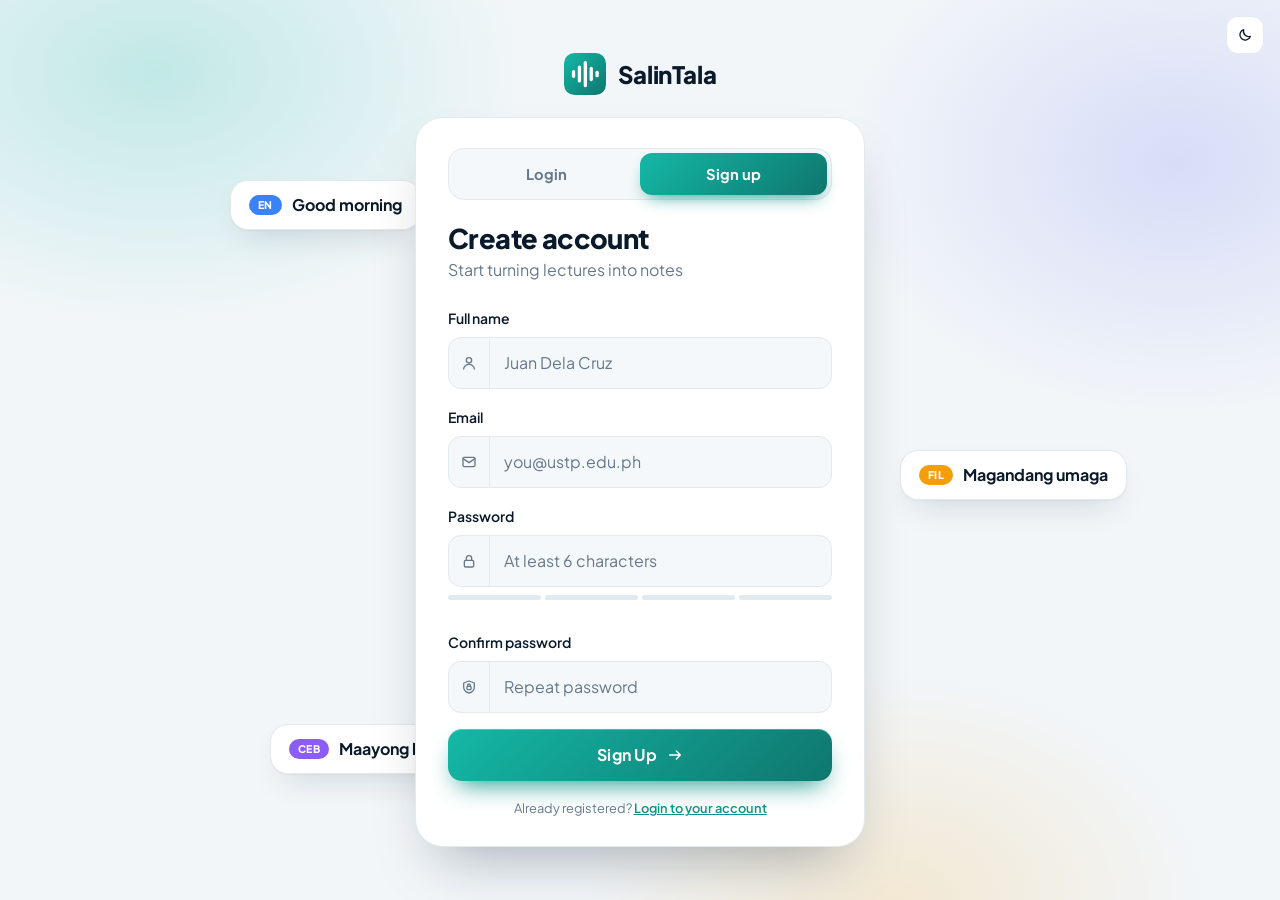
<file: pages/signup.html>
<!DOCTYPE html>
<html lang="en" data-theme="light">
<head>
  <meta charset="UTF-8">
  <meta name="viewport" content="width=device-width, initial-scale=1">
  <title>Sign Up | SalinTala</title>
  <link rel="icon" type="image/svg+xml" href="../images/favicon.svg">
  <link rel="preconnect" href="https://fonts.googleapis.com">
  <link href="https://fonts.googleapis.com/css2?family=Plus+Jakarta+Sans:wght@400;500;600;700;800&display=swap" rel="stylesheet">
  <link href="https://cdn.jsdelivr.net/npm/bootstrap@5.3.3/dist/css/bootstrap.min.css" rel="stylesheet">
  <link href="https://cdn.jsdelivr.net/npm/bootstrap-icons@1.11.3/font/bootstrap-icons.min.css" rel="stylesheet">
  <link href="../css/style.css" rel="stylesheet">
  <link href="../css/auth.css" rel="stylesheet">
  <script src="../js/app.js"></script>
</head>
<body class="auth">
  <div class="auth-top"><button class="icon-btn" id="theme" title="Toggle theme"><i class="bi bi-moon-stars"></i></button></div>
  <div class="shell">
    <div class="hello en" aria-hidden="true"><b>EN</b>Good morning</div>
    <div class="hello fil" aria-hidden="true"><b>FIL</b>Magandang umaga</div>
    <div class="hello ceb" aria-hidden="true"><b>CEB</b>Maayong buntag</div>
    <a class="lockup" href="../index.html"><img src="../images/logo.svg" alt="" width="42" height="42">SalinTala</a>
    <div class="cardx sheet">
      <div class="switch"><a href="login.html">Login</a><span class="on">Sign up</span></div>
      <h2>Create account</h2>
      <p class="muted mb-4">Start turning lectures into notes</p>

      <div class="alert alert-danger py-2 small d-none" id="err" role="alert"></div>

      <form id="form">
        <label for="name" class="form-label small fw-semibold">Full name</label>
        <div class="input-group mb-3">
          <span class="input-group-text"><i class="bi bi-person"></i></span>
          <input type="text" class="form-control" id="name" placeholder="Juan Dela Cruz" required>
        </div>

        <label for="email" class="form-label small fw-semibold">Email</label>
        <div class="input-group mb-3">
          <span class="input-group-text"><i class="bi bi-envelope"></i></span>
          <input type="email" class="form-control" id="email" placeholder="you@ustp.edu.ph" required>
        </div>

        <label for="password" class="form-label small fw-semibold">Password</label>
        <div class="input-group mb-2">
          <span class="input-group-text"><i class="bi bi-lock"></i></span>
          <input type="password" class="form-control" id="password" minlength="6" placeholder="At least 6 characters" required>
        </div>
        <div class="meter" id="meter"><i></i><i></i><i></i><i></i></div>
        <div class="meter-note" id="mnote"></div>

        <label for="confirm" class="form-label small fw-semibold">Confirm password</label>
        <div class="input-group mb-3">
          <span class="input-group-text"><i class="bi bi-shield-lock"></i></span>
          <input type="password" class="form-control" id="confirm" minlength="6" placeholder="Repeat password" required>
        </div>

        <button type="submit" class="go go-lg w-100 mt-2" id="btn">
          <span id="btnText">Sign Up</span><i class="bi bi-arrow-right"></i>
        </button>
      </form>
      <div class="fine">Already registered? <a href="login.html" class="fw-semibold">Login to your account</a></div>
    </div>
  </div>

  <script src="https://cdn.jsdelivr.net/npm/bootstrap@5.3.3/dist/js/bootstrap.bundle.min.js"></script>
  <script>
    var $ = function (id) { return document.getElementById(id); };
    function showError(msg) { $("err").textContent = msg; $("err").classList.remove("d-none"); }
    function busy(on) {
      var btn = $("btn"); btn.disabled = on;
      $("btnText").textContent = on ? "Creating account..." : "Sign Up";
      btn.querySelector("i").outerHTML = '<i class="bi bi-' + (on ? "arrow-repeat spin" : "arrow-right") + '"></i>';
    }

    var COLORS = ["#ef4444", "#f59e0b", "#84cc16", "#22c55e"], WORDS = ["Too short", "Weak", "Good", "Strong"];
    $("password").addEventListener("input", function () {
      var p = this.value, n = 0;
      if (p.length >= 6) n++;
      if (p.length >= 10) n++;
      if (/[A-Z]/.test(p) && /[a-z]/.test(p)) n++;
      if (/\d/.test(p) && /[^A-Za-z0-9]/.test(p)) n++;
      var bars = $("meter").children, k = Math.max(n, 1);
      for (var i = 0; i < 4; i++) bars[i].style.background = p && i < k ? COLORS[k - 1] : "";
      $("mnote").textContent = p ? WORDS[k - 1] : "";
    });

    $("form").addEventListener("submit", function (e) {
      e.preventDefault();
      $("err").classList.add("d-none");
      if ($("password").value !== $("confirm").value) { showError("Passwords do not match."); return; }
      busy(true);
      SalinAuth.signup($("name").value, $("email").value, $("password").value)
        .then(function () { location.href = "login.html?registered=1"; })
        .catch(function (err) { busy(false); showError(err.message); });
    });
  </script>
</body>
</html>
</file>
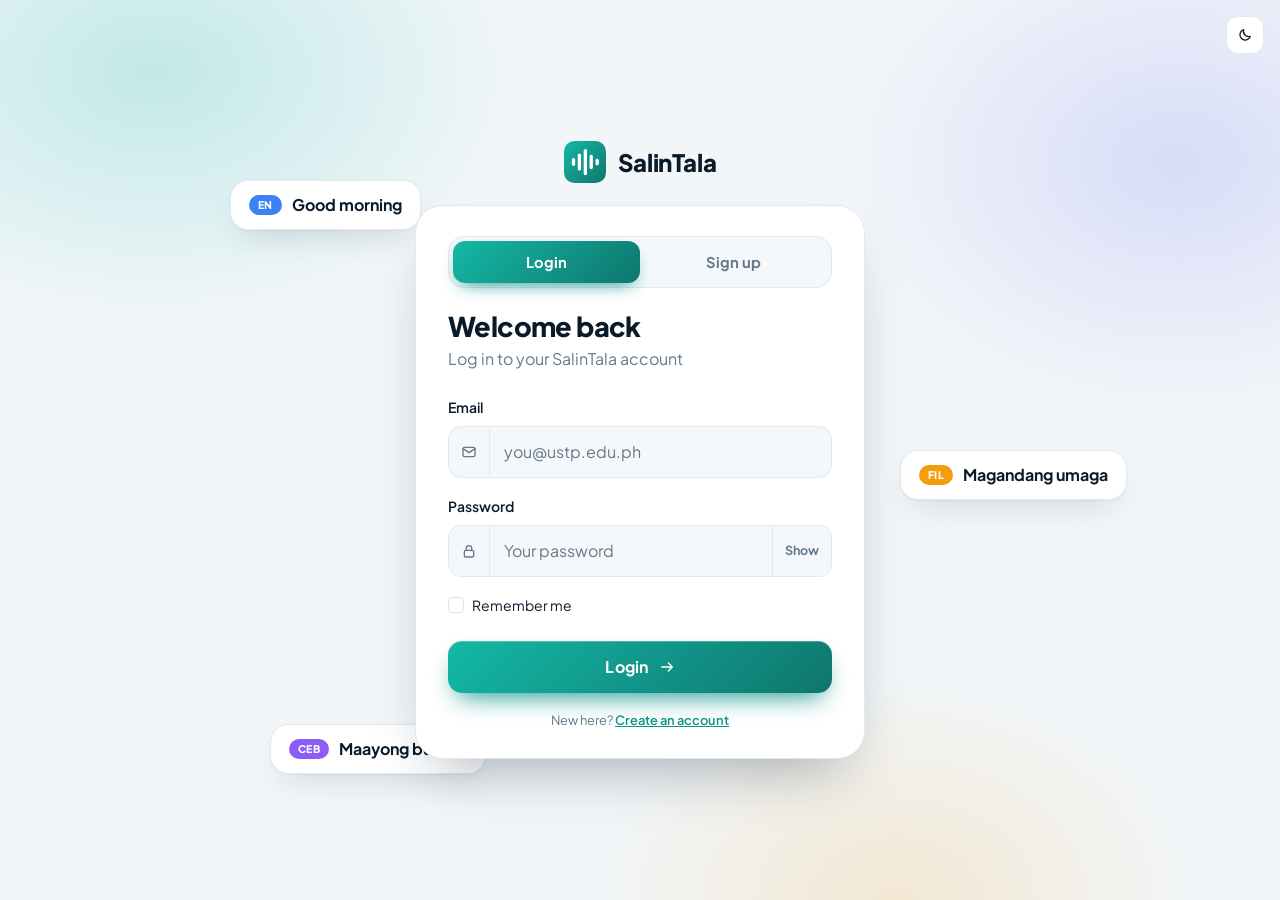
<file: pages/transcribe.html>
<!DOCTYPE html>
<html lang="en" data-theme="light">
<head>
  <meta charset="UTF-8">
  <meta name="viewport" content="width=device-width, initial-scale=1">
  <title>Transcribe | SalinTala</title>
  <link rel="icon" type="image/svg+xml" href="../images/favicon.svg">
  <link rel="preconnect" href="https://fonts.googleapis.com">
  <link href="https://fonts.googleapis.com/css2?family=Plus+Jakarta+Sans:wght@400;500;600;700;800&display=swap" rel="stylesheet">
  <link href="https://cdn.jsdelivr.net/npm/bootstrap@5.3.3/dist/css/bootstrap.min.css" rel="stylesheet">
  <link href="https://cdn.jsdelivr.net/npm/bootstrap-icons@1.11.3/font/bootstrap-icons.min.css" rel="stylesheet">
  <link href="../css/style.css" rel="stylesheet">
  <script src="../js/app.js"></script>
  <style>
    .statusbox{border:1px solid rgba(148,163,184,.3);border-radius:14px;padding:12px 14px;background:rgba(99,102,241,.06)}
    .statusbox .track{height:8px;border-radius:99px;overflow:hidden;background:rgba(148,163,184,.25)}
    .statusbox .track>div{height:100%;width:0;border-radius:99px;background:var(--brand,#4f46e5);transition:width .25s ease}
    .statusbox .track.indet>div{width:35%!important;animation:slide 1.1s ease-in-out infinite}
    @keyframes slide{0%{margin-left:-35%}100%{margin-left:100%}}
    .live-dot{display:inline-block;width:8px;height:8px;border-radius:50%;background:#ef4444;margin-right:6px;animation:pulse 1s infinite}
    @keyframes pulse{50%{opacity:.25}}
    .seg .chip{cursor:pointer;user-select:none}
    .filemeta{font-size:.8rem;opacity:.7}
    .tbox{scroll-behavior:smooth}
    .tip{font-size:.78rem;opacity:.7;line-height:1.45}

    /* Navbar buttons with labels */
    .nav-pill{display:inline-flex;align-items:center;gap:8px;height:38px;padding:0 14px;border-radius:12px;
      border:1px solid rgba(255,255,255,.16);background:rgba(255,255,255,.06);color:#fff;font-weight:600;font-size:.88rem;
      text-decoration:none;cursor:pointer;transition:.2s;white-space:nowrap}
    .nav-pill:hover{background:rgba(255,255,255,.16);color:#fff;transform:translateY(-1px)}
    .nav-pill.active{background:rgba(20,184,166,.28);border-color:rgba(94,234,212,.55)}
    #theme.nav-pill::after{content:"Theme"}
    @media (max-width:991px){
      .nav-pill{padding:0;width:38px;justify-content:center}
      .nav-pill span,#theme.nav-pill::after{display:none}
    }

    /* Discussion summary card */
    .sumh{font-size:.72rem;font-weight:800;letter-spacing:.08em;text-transform:uppercase;opacity:.65;margin-bottom:.4rem}
    .topic{display:inline-block;margin:0 6px 6px 0;padding:4px 12px;border-radius:99px;font-size:.85rem;font-weight:700;background:rgba(20,184,166,.15);color:var(--brand,#14b8a6)}
    .sumtxt{font-size:1rem;line-height:1.65;margin:0 0 .6rem;padding-left:12px;border-left:3px solid var(--brand,#14b8a6)}
    .trline{display:flex;gap:12px;padding:6px 0;border-bottom:1px solid rgba(148,163,184,.15);font-size:.92rem}
    .trline .ts{flex:none;cursor:pointer;font-size:.72rem;padding:2px 8px;height:fit-content}
    .langblock{border:1px solid rgba(148,163,184,.25);border-radius:14px;padding:14px 16px;margin-bottom:14px}
    details summary{cursor:pointer}
  </style>
</head>
<body>

  <nav class="navbar nav-glass sticky-top navbar-dark">
    <div class="container">
      <a class="navbar-brand d-flex align-items-center" href="../index.html">
        <img src="../images/logo.svg" alt="" width="32" height="32" class="me-2">SalinTala
      </a>
      <div class="d-flex flex-wrap gap-2 align-items-center">
        <a href="profile.html" class="user-chip on-dark" data-user-chip title="Open profile">
          <img src="../images/avatar.svg" alt=""><span class="user-name">Account</span>
        </a>
        <a class="nav-pill" href="../index.html" title="Home"><i class="bi bi-house"></i><span>Home</span></a>
        <a class="nav-pill active" href="transcribe.html" title="Transcribe"><i class="bi bi-mic"></i><span>Transcribe</span></a>
        <a class="nav-pill" href="transcripts.html" title="My Transcripts"><i class="bi bi-journal-text"></i><span>My Transcripts</span></a>
        <a class="nav-pill" href="dashboard.html" title="Dashboard"><i class="bi bi-grid"></i><span>Dashboard</span></a>
        <button class="nav-pill" id="theme" title="Toggle theme"><i class="bi bi-moon-stars"></i></button>
      </div>
    </div>
  </nav>

  <header class="hero2">
    <div class="container">
      <span class="eyebrow"><i class="bi bi-stars"></i> English · Filipino · Cebuano</span>
      <h1>Turn any class discussion into notes</h1>
      <p>Upload a recording and SalinTala produces a searchable transcript, shows where the lecture switched languages, and summarizes what it was about in all three languages.</p>
      <div class="stepper">
        <div class="stp on" id="st1"><span class="dot">1</span>Upload</div><div class="bar" id="b1"></div>
        <div class="stp" id="st2"><span class="dot">2</span>Transcribe</div><div class="bar" id="b2"></div>
        <div class="stp" id="st3"><span class="dot">3</span>Review</div>
      </div>
    </div>
  </header>

  <main class="container pull pb-5">
    <div class="row g-4">

      <!-- LEFT -->
      <div class="col-lg-4">
        <div class="sticky-col">
          <div class="cardx p-4 mb-4">
            <div class="hd"><span class="ic"><i class="bi bi-cloud-arrow-up"></i></span>Recording</div>

            <label for="file" class="dz" id="drop">
              <div class="wave" id="wave"><i></i><i></i><i></i><i></i><i></i><i></i><i></i><i></i><i></i><i></i><i></i><i></i><i></i></div>
              <div class="fw-bold" id="fileName">Drop audio here or click to browse</div>
              <small class="muted">MP3, WAV, M4A</small>
            </label>
            <input type="file" id="file" accept="audio/*" class="d-none">
            <div class="filemeta mt-2 d-none" id="fileMeta"></div>
            <div id="playerWrap" class="mt-3 d-none"><audio id="player" controls style="width:100%"></audio></div>

            <label class="form-label small fw-semibold mt-3">Class / Subject</label>
            <input class="form-control" id="subject" placeholder="e.g. BTLED 101, Week 4">

            <label class="form-label small fw-semibold mt-3">Recording condition</label>
            <select class="form-select" id="cond">
              <option>Quiet room</option>
              <option>Some background noise</option>
              <option>Noisy / far from microphone</option>
            </select>

            <div class="row g-2 mt-1">
              <div class="col-6">
                <label class="form-label small fw-semibold mt-2">Speed / Accuracy</label>
                <select class="form-select" id="model">
                  <option value="tiny">Fastest (~40 MB)</option>
                  <option value="base" selected>Balanced (~80 MB)</option>
                  <option value="small">Accurate (~250 MB, slower)</option>
                </select>
              </div>
              <div class="col-6">
                <label class="form-label small fw-semibold mt-2">Speech language</label>
                <select class="form-select" id="lang">
                  <option value="tagalog" selected>Filipino / Cebuano</option>
                  <option value="english">English only</option>
                  <option value="auto">Auto-detect</option>
                </select>
              </div>
            </div>

            <button id="run" class="go w-100 mt-4"><i class="bi bi-magic me-1"></i> Transcribe</button>

            <div class="statusbox mt-3 d-none" id="statusBox">
              <div class="d-flex justify-content-between small fw-semibold">
                <span id="phase">Starting...</span><span id="pct"></span>
              </div>
              <div class="track mt-2 indet" id="prog"><div></div></div>
              <div class="d-flex justify-content-between mt-2">
                <small class="muted" id="elapsed">0:00</small>
                <button class="tool" id="cancel" style="padding:2px 10px"><i class="bi bi-x-lg me-1"></i>Cancel</button>
              </div>
            </div>
            <p class="tip mt-3 mb-0">The speech model loads in the background once you choose a file, so it is ready when you press Transcribe. The first run needs internet; after that it is cached. Use <b>Accurate</b> only when you need the best quality.</p>
          </div>

          <div class="cardx p-4">
            <div class="hd"><span class="ic"><i class="bi bi-palette"></i></span>Legend</div>
            <div class="legend-row"><span class="chip c-en">EN</span> English</div>
            <div class="legend-row"><span class="chip c-fil">FIL</span> Filipino</div>
            <div class="legend-row"><span class="chip c-ceb">CEB</span> Cebuano</div>
            <div class="legend-row"><span class="low">word</span> Low confidence. Click to verify.</div>
            <p class="tip mt-2 mb-0">Wrong language tag? Click the tag on any line to change it.</p>
          </div>
        </div>
      </div>

      <!-- RIGHT -->
      <div class="col-lg-8">
        <div class="cardx p-4">
          <div class="d-flex flex-wrap gap-2 align-items-center mb-3">
            <div class="hd mb-0 me-auto"><span class="ic"><i class="bi bi-journal-text"></i></span>Transcript <span id="liveTag" class="small fw-semibold d-none ms-2" style="color:#ef4444"><span class="live-dot"></span>Live</span></div>
            <button class="tool" id="save"><i class="bi bi-save me-1"></i>Save</button>
            <button class="tool" id="copy"><i class="bi bi-clipboard me-1"></i>Copy</button>
            <button class="tool" id="dl"><i class="bi bi-download me-1"></i>.txt</button>
            <button class="tool" id="dlsrt"><i class="bi bi-download me-1"></i>.srt</button>
          </div>

          <div class="d-flex flex-wrap gap-3 align-items-center mb-3">
            <div class="input-group" style="max-width:280px">
              <span class="input-group-text"><i class="bi bi-search"></i></span>
              <input id="q" class="form-control" placeholder="Search transcript">
            </div>
            <div class="pillbar" id="filters">
              <button class="active" data-f="all">All</button>
              <button data-f="en">English</button>
              <button data-f="fil">Filipino</button>
              <button data-f="ceb">Cebuano</button>
            </div>
          </div>

          <div class="stats mb-3">
            <div class="stat"><b id="sSeg">0</b><small>Segments</small></div>
            <div class="stat"><b id="sWords">0</b><small>Words</small></div>
            <div class="stat"><b id="sFlag" style="color:#f59e0b">0</b><small>To verify</small></div>
            <div class="stat"><b id="sMix">0%</b><small>Code-switched</small></div>
          </div>

          <div class="mix mb-4" id="mixbar" title="Language share">
            <div style="width:0;background:var(--en)"></div><div style="width:0;background:var(--fil)"></div><div style="width:0;background:var(--ceb)"></div>
          </div>

          <div class="tbox" id="box">
            <div class="empty">
              <img src="../images/empty-transcript.svg" alt="" width="140" class="mb-2">
              <div class="fw-bold">No transcript yet</div>
              <div class="small">Upload a recording and press <b>Transcribe</b>.</div>
            </div>
          </div>
        </div>

        <!-- Discussion summary in 3 languages -->
        <div class="cardx p-4 mt-4 d-none" id="sumCard">
          <div class="hd mb-3"><span class="ic"><i class="bi bi-chat-square-text"></i></span>What the discussion was about · EN / FIL / CEB</div>
          <div class="statusbox mb-3 d-none" id="trBox">
            <div class="small fw-semibold" id="trStatus">Preparing translation...</div>
            <div class="track mt-2 indet" id="trBar"><div></div></div>
          </div>
          <div id="sumBody"></div>
          <p class="tip mt-3 mb-0">The summary picks the key lines from the transcript. Translations are machine-made, so please review them, especially Cebuano.</p>
        </div>

        <!-- Real Word Error Rate -->
        <div class="cardx p-4 mt-4" id="werCard">
          <div class="d-flex justify-content-between align-items-center mb-3">
            <div class="hd mb-0"><span class="ic"><i class="bi bi-bar-chart-line"></i></span>Accuracy (Word Error Rate)</div>
            <span class="chip" id="werTag" style="background:var(--muted)">Not tested yet</span>
          </div>

          <div class="row g-3 mb-3">
            <div class="col-md-6">
              <label class="form-label small fw-semibold">Correct transcript (reference)</label>
              <textarea id="refText" class="form-control" rows="5" placeholder="Type or paste exactly what was said in the audio. Do not include timestamps."></textarea>
            </div>
            <div class="col-md-6">
              <label class="form-label small fw-semibold">Other tool's output (optional)</label>
              <input id="toolName" class="form-control mb-2" placeholder="Tool name, e.g. Google Recorder" value="Existing tool">
              <textarea id="toolText" class="form-control" rows="3" placeholder="Paste what the other tool produced for the same audio."></textarea>
            </div>
          </div>

          <div class="d-flex flex-wrap gap-2 mb-3">
            <button class="tool" id="werRun"><i class="bi bi-bullseye me-1"></i>Calculate WER</button>
            <button class="tool" id="werFill"><i class="bi bi-clipboard me-1"></i>Use SalinTala text as a starting point</button>
          </div>

          <div class="row text-center g-3 align-items-center">
            <div class="col-6 col-md-4">
              <div class="ring mx-auto" id="ringA" style="--v:0;--c:var(--brand)"><span id="wA">--</span></div>
              <div class="fw-bold mt-2">SalinTala</div>
              <small class="muted" id="dA"></small>
            </div>
            <div class="col-6 col-md-4">
              <div class="ring mx-auto" id="ringB" style="--v:0;--c:#94a3b8"><span id="wB">--</span></div>
              <div class="fw-bold mt-2" id="nameB">Existing tool</div>
              <small class="muted" id="dB"></small>
            </div>
            <div class="col-12 col-md-4 text-md-start">
              <div class="fw-bold" id="werVerdict" style="color:var(--brand)">Enter the correct transcript, then press Calculate.</div>
              <small class="muted" id="werNote">Lower WER is better. 0% means a perfect match.</small>
            </div>
          </div>
        </div>

        <p class="muted small text-center mt-3 mb-0"><i class="bi bi-info-circle"></i> Transcripts may contain errors. Please review them before using them as official records.</p>
      </div>
    </div>
  </main>

  <div class="toast-container position-fixed bottom-0 end-0 p-3">
    <div id="toast" class="toast text-bg-dark border-0" role="status" style="border-radius:14px">
      <div class="toast-body" id="toastMsg"></div>
    </div>
  </div>

  <script src="https://cdn.jsdelivr.net/npm/bootstrap@5.3.3/dist/js/bootstrap.bundle.min.js"></script>
  <script>
    // [seconds, language, text]. Words in [[ ]] are flagged "to verify".
    let DATA = [];
    const LABEL = { en: "EN", fil: "FIL", ceb: "CEB" };
    const ORDER = ["en", "fil", "ceb"];
    const $ = id => document.getElementById(id);
    let filter = "all", ready = false, running = false, worker = null, timer = null, t0 = 0;

    const fmt = s => { s = Math.floor(s); return String(Math.floor(s / 60)).padStart(2, "0") + ":" + String(s % 60).padStart(2, "0"); };
    const clean = t => t.replace(/\[\[|\]\]/g, "");
    const esc = s => s.replace(/[.*+?^${}()|[\]\\]/g, "\\$&");
    const html = s => s.replace(/&/g, "&amp;").replace(/</g, "&lt;").replace(/>/g, "&gt;");
    const toast = m => { $("toastMsg").textContent = m; bootstrap.Toast.getOrCreateInstance($("toast"), { delay: 2200 }).show(); };

    function setStep(n) {
      [1, 2, 3].forEach(i => {
        const el = $("st" + i);
        el.className = "stp" + (i < n ? " done" : i === n ? " on" : "");
        el.querySelector(".dot").innerHTML = i < n ? '<i class="bi bi-check-lg"></i>' : i;
      });
      $("b1").className = "bar" + (n > 1 ? " fill" : "");
      $("b2").className = "bar" + (n > 2 ? " fill" : "");
    }

    /* ---------- Language guessing for each line ---------- */
    const W = s => s.split(/\s+/);
    const EN = W("the and is are we to of in that this it you for with on will be should can today what so but have at as from about because please remember morning good everyone objective class lesson i my your they not or if an a was were would could there their then when how one all do does going talk specific measurable assessment match activity concept after before first step students student want learn");
    const FIL = W("ang ng mga ay ako ikaw siya kami tayo sila natin namin nila ito iyon iyan para kung ano kasi naman hindi gusto lang po opo ko kaya pagkatapos halimbawa unang hakbang estudyante klase alamin matutunan ipaliwanag paliwanag konsepto dahil pero yung yun talaga mayroon may ngayon kanina doon dito huwag sige di nating ating kayo kanila lahat bawat tungkol");
    const CEB = W("nga og ug kay unsa naa dili atong nato ning kini kana kanang aron dayon unya mag mo nimo namo ato kinahanglan klaro dali masabtan inyong nakat-unan buhat gamay daghan pila asa diin karon gahapon ugma maayo tanan pud gyud jud mi ta usa duha tulo tungod basin kita mao ra sad bitaw nakong akong imong iyang among ilang kaayo");
    const only = (a, ...o) => new Set(a.filter(w => !o.some(s => s.includes(w))));
    const SETS = { en: new Set(EN), fil: only(FIL, CEB, EN), ceb: only(CEB, FIL, EN) };

    function detectLang(text) {
      const toks = text.toLowerCase().match(/[a-zñ'-]+/g) || [];
      const sc = { en: 0, fil: 0, ceb: 0 };
      toks.forEach(w => ORDER.forEach(l => { if (SETS[l].has(w)) sc[l]++; }));
      let best = "en", max = sc.en;
      if (sc.fil > max) { best = "fil"; max = sc.fil; }
      if (sc.ceb > max) { best = "ceb"; max = sc.ceb; }
      return best;
    }
    const looksBroken = t => /(\b[\w']+\b)(\s+\1){3,}/i.test(t);

    /* ---------- Render transcript ---------- */
    function render() {
      if (!ready) return;
      const term = $("q").value.trim().toLowerCase();
      let out = "", shown = 0, words = 0;
      DATA.forEach(([sec, lang, text], i) => {
        if (filter !== "all" && lang !== filter) return;
        if (term && !clean(text).toLowerCase().includes(term)) return;
        shown++; words += clean(text).split(/\s+/).filter(Boolean).length;
        let h = html(text).replace(/\[\[(.+?)\]\]/g, (_, w) => `<span class="low" title="Low confidence. Click to verify">${w}</span>`);
        if (term) h = h.replace(new RegExp("(" + esc(html(term)) + ")(?![^<]*>)", "gi"), '<mark class="hit">$1</mark>');
        const anim = running ? "animation:none" : `animation-delay:${Math.min(shown, 20) * 40}ms`;
        out += `<div class="seg" data-i="${i}" style="${anim}">
          <div class="ts" data-t="${sec}" title="Jump to this moment">${fmt(sec)}</div>
          <div><span class="chip c-${lang}" title="Click to change language">${LABEL[lang]}</span><p>${h}</p></div></div>`;
      });
      $("box").innerHTML = out || '<div class="empty"><div class="big"><i class="bi bi-search"></i></div><div class="fw-bold">No matches</div></div>';
      $("sSeg").textContent = shown; $("sWords").textContent = words; updFlag();

      const n = DATA.length || 1, c = l => DATA.filter(d => d[1] === l).length / n * 100;
      const kids = $("mixbar").children;
      kids[0].style.width = c("en") + "%"; kids[1].style.width = c("fil") + "%"; kids[2].style.width = c("ceb") + "%";
      $("sMix").textContent = Math.round(DATA.filter(d => d[1] !== "en").length / n * 100) + "%";
      if (running && !term) $("box").scrollTop = $("box").scrollHeight;
    }
    const updFlag = () => $("sFlag").textContent = $("box").querySelectorAll(".low:not(.ok)").length;

    /* ---------- Upload ---------- */
    const drop = $("drop"), file = $("file"), player = $("player");
    file.addEventListener("change", () => {
      const f = file.files[0]; if (!f) return;
      $("fileName").textContent = f.name;
      player.src = URL.createObjectURL(f); $("playerWrap").classList.remove("d-none");
      player.onloadedmetadata = () => {
        $("fileMeta").textContent = fmt(player.duration) + " long · " + (f.size / 1048576).toFixed(1) + " MB";
        $("fileMeta").classList.remove("d-none");
      };
      preloadSpeech(); // start loading the speech model now, while the user fills in the form
    });
    ["dragenter", "dragover"].forEach(e => drop.addEventListener(e, ev => { ev.preventDefault(); drop.classList.add("drag"); }));
    ["dragleave", "drop"].forEach(e => drop.addEventListener(e, ev => { ev.preventDefault(); drop.classList.remove("drag"); }));
    drop.addEventListener("drop", ev => { file.files = ev.dataTransfer.files; file.dispatchEvent(new Event("change")); });
    $("model").addEventListener("change", preloadSpeech);

    /* ---------- Real transcription ---------- */
    async function toMono16k(f) {
      const AC = window.AudioContext || window.webkitAudioContext, ctx = new AC();
      let decoded;
      try { decoded = await ctx.decodeAudioData(await f.arrayBuffer()); } finally { ctx.close(); }
      const off = new OfflineAudioContext(1, Math.ceil(decoded.duration * 16000), 16000);
      const src = off.createBufferSource(); src.buffer = decoded; src.connect(off.destination); src.start();
      return (await off.startRendering()).getChannelData(0);
    }

    function setPhase(text, pct) {
      $("phase").textContent = text;
      const track = $("prog");
      if (pct == null) { track.classList.add("indet"); $("pct").textContent = ""; }
      else { track.classList.remove("indet"); track.firstElementChild.style.width = pct + "%"; $("pct").textContent = pct + "%"; }
    }

    function setBusy(b) {
      running = b;
      const btn = $("run");
      btn.disabled = b;
      $("statusBox").classList.toggle("d-none", !b);
      $("wave").classList.toggle("live", b);
      $("liveTag").classList.toggle("d-none", !b);
      if (b) {
        btn.innerHTML = '<i class="bi bi-arrow-repeat spin me-1"></i> Transcribing...';
        t0 = Date.now();
        timer = setInterval(() => { const s = Math.floor((Date.now() - t0) / 1000); $("elapsed").textContent = Math.floor(s / 60) + ":" + String(s % 60).padStart(2, "0") + " elapsed"; }, 500);
      } else {
        clearInterval(timer);
        btn.innerHTML = '<i class="bi bi-arrow-repeat me-1"></i> Transcribe again';
      }
    }

    function fail(msg) { setBusy(false); setStep(1); toast(msg); if (!DATA.length) ready = false; render(); }

    function getWorker() {
      if (worker) return worker;
      worker = new Worker("../js/whisper-worker.js", { type: "module" });
      worker.onmessage = ({ data: m }) => {
        if (m.type === "phase") { if (running) setPhase(m.text, null); }
        else if (m.type === "load") { if (running) setPhase("Downloading speech model...", m.pct); }
        else if (m.type === "ready") { /* model preloaded */ }
        else if (m.type === "seg") {
          let lang = detectLang(m.text), text = m.text;
          if (lang === "ceb" || looksBroken(text)) text = "[[" + text + "]]";
          DATA.push([m.start, lang, text]); ready = true; render();
        }
        else if (m.type === "progress") { if (running) setPhase("Transcribing...", Math.round(m.done / m.total * 100)); }
        else if (m.type === "done") {
          setBusy(false); setStep(3); ready = true; render();
          if (!DATA.length) {
            $("box").innerHTML = '<div class="empty"><div class="fw-bold">No speech detected</div><div class="small">Try a clearer recording or another language setting.</div></div>';
            toast("No speech detected");
          } else { toast("Transcript ready"); startSummary(); }
        }
        else if (m.type === "error") {
          console.error(m.message);
          if (running) fail("Transcription failed: " + m.message);
        }
      };
      worker.onerror = e => { console.error(e); worker = null; if (running) fail("Could not start the speech engine. Open the site with Live Server and check your internet."); };
      return worker;
    }

    function preloadSpeech() {
      if (running || !file.files[0] || location.protocol === "file:") return;
      try { getWorker().postMessage({ type: "preload", model: $("model").value }); } catch (e) { console.error(e); }
    }

    $("run").addEventListener("click", async () => {
      const f = file.files[0];
      if (!f) return toast("Choose an audio file first");
      if (location.protocol === "file:") return toast("Open this page with Live Server (http://127.0.0.1:5500)");
      resetSummary();
      try { getTW().postMessage({ type: "preload" }); } catch (e) { console.error(e); } // translator loads while Whisper works
      DATA = []; ready = false; filter = "all";
      document.querySelectorAll("#filters button").forEach(x => x.classList.toggle("active", x.dataset.f === "all"));
      $("box").innerHTML = '<div class="empty"><div class="fw-bold">Working on it...</div><div class="small">Lines will appear here as they are transcribed.</div></div>';
      setBusy(true); setStep(2); setPhase("Reading audio file...", null);
      let audio;
      try { audio = await toMono16k(f); }
      catch (e) { console.error(e); return fail("Could not read that audio file. Try MP3, WAV or M4A."); }
      getWorker().postMessage({ type: "run", audio, model: $("model").value, language: $("lang").value }, [audio.buffer]);
    });

    $("cancel").addEventListener("click", () => {
      if (worker) { worker.terminate(); worker = null; }
      setBusy(false); setStep(DATA.length ? 3 : 1); render();
      if (!DATA.length) $("box").innerHTML = '<div class="empty"><div class="fw-bold">Cancelled</div></div>';
      toast("Cancelled");
    });

    /* ---------- Discussion summary + automatic translation into all 3 languages ---------- */
    const L10N = {
      en:  { h: "English",  s: "Summary",     f: "Full translation" },
      fil: { h: "Filipino", s: "Buod",        f: "Buong salin" },
      ceb: { h: "Cebuano",  s: "Katingbanan", f: "Bug-os nga hubad" }
    };
    const EXTRA_STOP = new Set(W("yung ano ito iyon ating atin ninyo nila namin ang nga mga naman lang yan yun iyan talaga very just also like really there that this with from have been into your more some than them then what when where which while would could should about because other"));
    const STOP = new Set([...EN, ...FIL, ...CEB, ...EXTRA_STOP]);

    let SUM = null, runId = 0;
    let fullOpen = { en: true, fil: true, ceb: true };
    let TR = { en: {}, fil: {}, ceb: {} };
    let tw = null, Q = [], tbusy = false, tTotal = 0, tDone = 0;

    function resetSummary() {
      runId++; Q = []; tbusy = false; tTotal = 0; tDone = 0;
      TR = { en: {}, fil: {}, ceb: {} }; SUM = null;
      $("sumCard").classList.add("d-none"); $("trBox").classList.add("d-none");
    }

    // The summary picks whole transcript lines, so it reuses the line translations (nothing is translated twice)
    function buildSummary() {
      const lines = DATA.map(([sec, lang, text], i) => ({ i, lang, text: clean(text).trim() })).filter(o => o.text);

      const freq = {};
      lines.forEach(o => (o.text.toLowerCase().match(/[a-zñ'-]{4,}/g) || []).forEach(w => { if (!STOP.has(w)) freq[w] = (freq[w] || 0) + 1; }));

      let pick = lines;
      if (lines.length > 3) {
        pick = lines.map(o => {
          const toks = o.text.toLowerCase().match(/[a-zñ'-]{4,}/g) || [];
          return { ...o, sc: toks.reduce((n, w) => n + (freq[w] || 0), 0) / Math.sqrt(toks.length || 1) };
        }).sort((a, b) => b.sc - a.sc).slice(0, 3).sort((a, b) => a.i - b.i);
      }

      const topics = Object.entries(freq).sort((a, b) => b[1] - a[1]).slice(0, 6).map(e => e[0]);
      const subj = $("subject").value.trim();
      if (subj) topics.unshift(subj);
      return { topics, sents: pick.map(o => ({ i: o.i, text: o.text, lang: o.lang })) };
    }

    function renderSummary() {
      if (!SUM) return;
      const pending = '<span class="muted fst-italic">Translating...</span>';
      const chips = SUM.topics.length ? SUM.topics.map(w => `<span class="topic">${html(w)}</span>`).join("") : "-";
      let out = `<div class="sumh">Topics</div><div class="mb-3">${chips}</div>`;

      ORDER.forEach(l => {
        const L = L10N[l];
        const get = (from, key, orig) => from === l ? orig : (TR[l][key] || null);
        const sents = SUM.sents.map(s => { const t = get(s.lang, "g" + s.i, s.text); return `<p class="sumtxt">${t ? html(t) : pending}</p>`; }).join("");
        const full = DATA.map(([sec, lang, tx], i) => {
          const t = get(lang, "g" + i, clean(tx));
          return `<div class="trline"><span class="ts" data-t="${sec}">${fmt(sec)}</span><span>${t ? html(t) : pending}</span></div>`;
        }).join("");
        out += `<div class="langblock">
          <div class="d-flex align-items-center gap-2 mb-2"><span class="chip c-${l}">${LABEL[l]}</span><b>${L.h}</b></div>
          <div class="sumh">${L.s}</div>${sents}
          <details data-l="${l}" class="mt-2" ${fullOpen[l] ? "open" : ""}><summary class="fw-semibold small">${L.f}</summary><div class="mt-2">${full}</div></details>
        </div>`;
      });
      $("sumBody").innerHTML = out;
    }
    $("sumBody").addEventListener("toggle", e => { if (e.target.dataset && e.target.dataset.l) fullOpen[e.target.dataset.l] = e.target.open; }, true);
    $("sumBody").addEventListener("click", e => {
      const t = e.target.closest(".ts");
      if (t && player.src) { player.currentTime = +t.dataset.t; player.play(); }
    });

    function setTr(text, pct) {
      $("trBox").classList.remove("d-none");
      $("trStatus").textContent = text;
      const bar = $("trBar");
      if (pct == null) bar.classList.add("indet");
      else { bar.classList.remove("indet"); bar.firstElementChild.style.width = pct + "%"; }
    }

    function getTW() {
      if (tw) return tw;
      tw = new Worker("../js/translate-worker.js", { type: "module" });
      tw.onmessage = ({ data: m }) => {
        if (m.type === "load") { if (tbusy || Q.length) setTr("Downloading translation model (first time only)... " + m.pct + "%", m.pct); }
        else if (m.type === "result") {
          tbusy = false;
          if (m.run === runId) { m.results.forEach(r => { TR[m.to][r.id] = r.text; }); tDone += m.results.length; renderSummary(); }
          pump();
        }
        else if (m.type === "error") {
          console.error(m.message);
          if (m.pre) return; // background preload failed; the real job will retry
          tbusy = false; Q = [];
          setTr("Translation is not available right now. Check your internet and try again.", 0);
          toast("Translation failed");
        }
      };
      tw.onerror = e => { console.error(e); tw = null; tbusy = false; Q = []; setTr("Could not start the translator.", 0); };
      return tw;
    }

    function pump() {
      if (tbusy) return;
      if (!Q.length) { if (tTotal) setTr("All 3 languages ready (" + tDone + " lines translated)", 100); return; }
      tbusy = true;
      const j = Q.shift();
      setTr("Translating to " + L10N[j.to].h + "... " + tDone + " of " + tTotal, tTotal ? Math.round(tDone / tTotal * 100) : null);
      getTW().postMessage(j);
    }

    // One batched job per (from -> to) language pair
    function makeJobs(pick) {
      const jobs = [];
      ORDER.forEach(to => ORDER.forEach(from => {
        if (from === to) return;
        const items = [];
        DATA.forEach((d, i) => {
          const tx = clean(d[2]).trim();
          if (d[1] === from && tx && pick(i)) items.push({ id: "g" + i, text: tx });
        });
        if (items.length) jobs.push({ type: "translate", run: runId, from, to, items });
      }));
      return jobs;
    }
    function enqueue(jobs) { jobs.forEach(j => { Q.push(j); tTotal += j.items.length; }); pump(); }

    function startSummary() {
      SUM = buildSummary();
      fullOpen = { en: true, fil: true, ceb: true };
      $("sumCard").classList.remove("d-none"); renderSummary();
      const top = new Set(SUM.sents.map(s => s.i));
      enqueue(makeJobs(i => top.has(i)));   // summary lines first (quick)
      enqueue(makeJobs(i => !top.has(i)));  // then the rest of the transcript
    }

    /* ---------- Real Word Error Rate ---------- */
    const normWords = t => (t || "").toLowerCase().replace(/\[\[|\]\]/g, "")
      .replace(/[^\p{L}\p{N}'\s-]/gu, " ").replace(/\s+/g, " ").trim().split(" ").filter(Boolean);

    function calcWER(refText, hypText) {
      const r = normWords(refText), h = normWords(hypText), n = r.length, m = h.length;
      if (!n) return null;
      const d = Array.from({ length: n + 1 }, () => new Array(m + 1).fill(0));
      for (let i = 0; i <= n; i++) d[i][0] = i;
      for (let j = 0; j <= m; j++) d[0][j] = j;
      for (let i = 1; i <= n; i++) for (let j = 1; j <= m; j++) {
        d[i][j] = Math.min(d[i - 1][j] + 1, d[i][j - 1] + 1, d[i - 1][j - 1] + (r[i - 1] === h[j - 1] ? 0 : 1));
      }
      let i = n, j = m, S = 0, D = 0, I = 0;
      while (i > 0 || j > 0) {
        if (i > 0 && j > 0 && d[i][j] === d[i - 1][j - 1] + (r[i - 1] === h[j - 1] ? 0 : 1)) { if (r[i - 1] !== h[j - 1]) S++; i--; j--; }
        else if (i > 0 && d[i][j] === d[i - 1][j] + 1) { D++; i--; }
        else { I++; j--; }
      }
      return { wer: (S + D + I) / n * 100, S, D, I, N: n };
    }

    function showRing(ringId, valId, detId, res) {
      const ring = $(ringId);
      if (!res) { ring.style.setProperty("--v", 0); $(valId).textContent = "--"; $(detId).textContent = ""; return; }
      ring.style.setProperty("--v", Math.min(100, Math.round(res.wer)));
      $(valId).textContent = res.wer.toFixed(1) + "%";
      $(detId).textContent = res.S + " wrong · " + res.D + " missed · " + res.I + " extra";
    }

    $("werFill").addEventListener("click", () => {
      if (!DATA.length) return toast("Transcribe first");
      $("refText").value = DATA.map(d => clean(d[2])).join(" ");
      toast("Now correct the text so it matches what was really said");
    });

    $("werRun").addEventListener("click", () => {
      const ref = $("refText").value.trim();
      if (!ref) return toast("Type the correct transcript first");
      if (!DATA.length) return toast("Transcribe an audio first");

      const a = calcWER(ref, DATA.map(d => clean(d[2])).join(" "));
      const bText = $("toolText").value.trim();
      const b = bText ? calcWER(ref, bText) : null;
      const name = $("toolName").value.trim() || "Existing tool";

      showRing("ringA", "wA", "dA", a);
      showRing("ringB", "wB", "dB", b);
      $("nameB").textContent = name;
      $("werTag").textContent = "Your test · " + a.N + " words";
      $("werTag").style.background = "var(--brand)";

      const v = $("werVerdict");
      if (!b) {
        v.style.color = "var(--brand)";
        v.textContent = "SalinTala WER: " + a.wer.toFixed(1) + "% (accuracy about " + Math.max(0, 100 - a.wer).toFixed(1) + "%)";
        $("werNote").textContent = "Paste another tool's output to compare against it.";
      } else {
        const diff = Math.abs(a.wer - b.wer).toFixed(1);
        if (a.wer < b.wer) { v.style.color = "var(--brand)"; v.textContent = diff + " points lower than " + name; }
        else if (a.wer > b.wer) { v.style.color = "#f59e0b"; v.textContent = diff + " points higher than " + name; }
        else { v.style.color = ""; v.textContent = "Same WER as " + name; }
        $("werNote").textContent = "Lower WER is better. Computed on the same reference text.";
      }
    });

    /* ---------- Interactions ---------- */
    $("q").addEventListener("input", render);
    $("filters").addEventListener("click", e => {
      const b = e.target.closest("button"); if (!b) return;
      document.querySelectorAll("#filters button").forEach(x => x.classList.remove("active"));
      b.classList.add("active"); filter = b.dataset.f; render();
    });
    $("box").addEventListener("click", e => {
      const chip = e.target.closest(".chip");
      if (chip) {
        const i = +chip.closest(".seg").dataset.i;
        DATA[i][1] = ORDER[(ORDER.indexOf(DATA[i][1]) + 1) % 3]; render(); return;
      }
      const low = e.target.closest(".low");
      if (low) { low.classList.toggle("ok"); updFlag(); return; }
      const t = e.target.closest(".ts");
      if (t && player.src) { player.currentTime = +t.dataset.t; player.play(); }
    });

    player.addEventListener("timeupdate", () => {
      if (!ready) return;
      let cur = -1; DATA.forEach((d, i) => { if (player.currentTime >= d[0]) cur = i; });
      document.querySelectorAll(".seg").forEach(s => s.classList.toggle("now", +s.dataset.i === cur));
    });

    /* ---------- Export ---------- */
    const asText = () => {
      let t = DATA.map(d => `[${fmt(d[0])}] (${LABEL[d[1]]}) ${clean(d[2])}`).join("\n");
      if (SUM) {
        t += "\n\n===== SUMMARY =====\nTopics: " + SUM.topics.join(", ");
        ORDER.forEach(l => {
          t += `\n\n[${LABEL[l]}]\n` + SUM.sents.map(s => s.lang === l ? s.text : (TR[l]["g" + s.i] || "")).filter(Boolean).join(" ");
        });
      }
      return t;
    };
    const ts = s => { const h = Math.floor(s / 3600), m = Math.floor(s % 3600 / 60), x = Math.floor(s % 60); return [h, m, x].map(n => String(n).padStart(2, "0")).join(":") + ",000"; };
    const asSrt = () => DATA.map((d, i) => `${i + 1}\n${ts(d[0])} --> ${ts(DATA[i + 1] ? DATA[i + 1][0] : d[0] + 4)}\n${clean(d[2])}\n`).join("\n");
    function download(name, text, type) {
      const a = document.createElement("a");
      a.href = URL.createObjectURL(new Blob([text], { type })); a.download = name; a.click(); toast("Downloaded");
    }
    $("copy").addEventListener("click", () => { if (!DATA.length) return toast("Nothing to copy yet"); navigator.clipboard.writeText(asText()); toast("Copied to clipboard"); });
    $("dl").addEventListener("click", () => DATA.length ? download("salintala-transcript.txt", asText(), "text/plain") : toast("Nothing to download yet"));
    $("dlsrt").addEventListener("click", () => DATA.length ? download("salintala-transcript.srt", asSrt(), "text/plain") : toast("Nothing to download yet"));

    $("save").addEventListener("click", () => {
      if (!DATA.length || running) return toast(running ? "Wait until transcription finishes" : "Transcribe first");
      const f = file.files[0];
      SalinStore.addTranscript({
        id: Date.now(),
        title: $("subject").value.trim() || (f ? f.name : "Untitled recording"),
        subject: $("subject").value.trim(),
        condition: $("cond").value,
        created: new Date().toISOString(),
        data: DATA,
        summary: SUM,
        translations: TR
      });
      toast("Saved to My Transcripts");
    });
    // Theme toggle is handled by ../js/app.js
  </script>
</body>
</html>
</file>
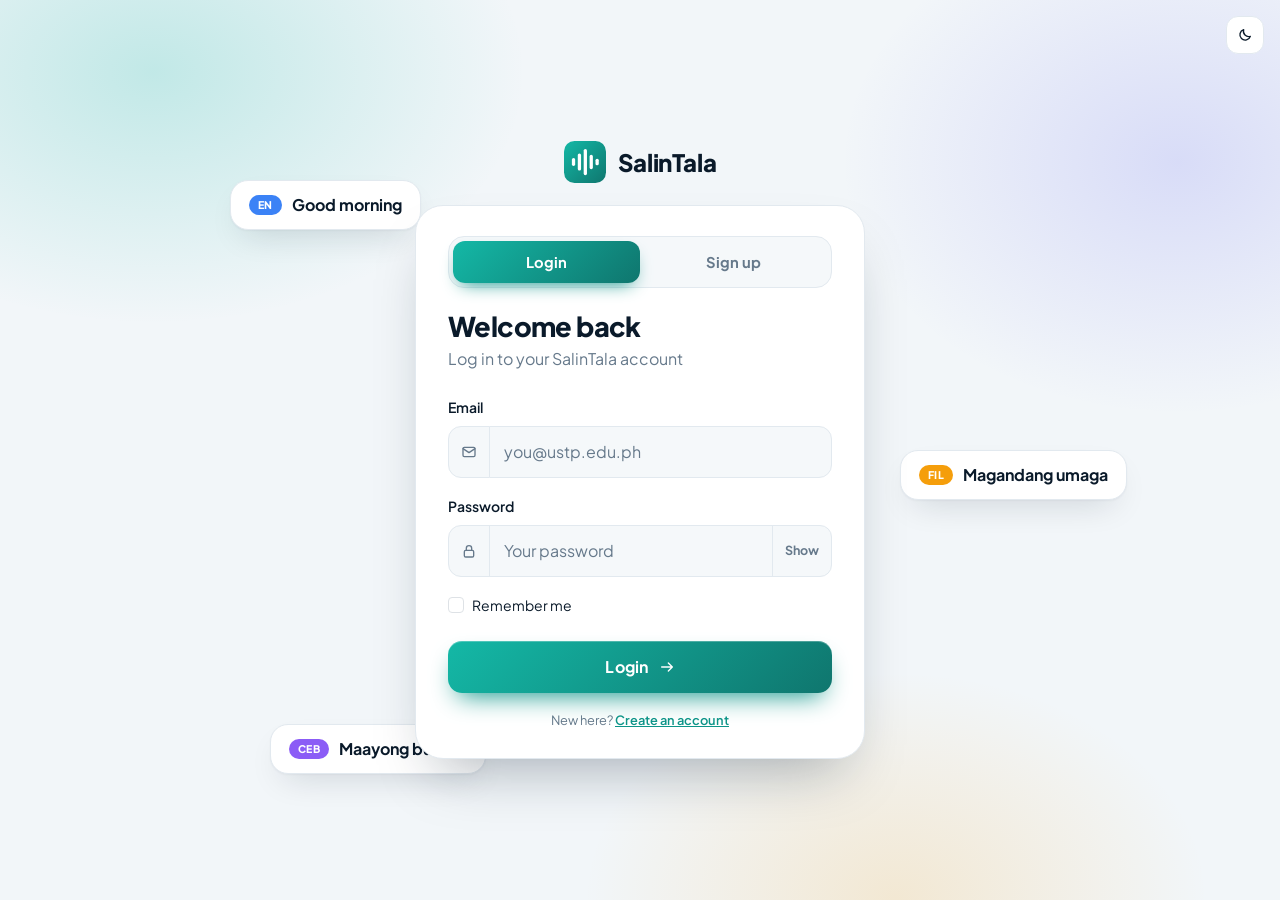
<file: pages/transcripts.html>
<!DOCTYPE html>
<html lang="en" data-theme="light">
<head>
  <meta charset="UTF-8">
  <meta name="viewport" content="width=device-width, initial-scale=1">
  <title>My Transcripts | SalinTala</title>
  <link rel="icon" type="image/svg+xml" href="../images/favicon.svg">
  <link rel="preconnect" href="https://fonts.googleapis.com">
  <link href="https://fonts.googleapis.com/css2?family=Plus+Jakarta+Sans:wght@400;500;600;700;800&display=swap" rel="stylesheet">
  <link href="https://cdn.jsdelivr.net/npm/bootstrap@5.3.3/dist/css/bootstrap.min.css" rel="stylesheet">
  <link href="https://cdn.jsdelivr.net/npm/bootstrap-icons@1.11.3/font/bootstrap-icons.min.css" rel="stylesheet">
  <link href="../css/style.css" rel="stylesheet">
  <script src="../js/app.js"></script>
  <style>
    /* Transcripts: each saved lesson is a "page" whose spine shows its language mix */
    .shelf { display: grid; grid-template-columns: repeat(auto-fill, minmax(290px, 1fr)); gap: 20px; }
    .page { position: relative; display: flex; flex-direction: column; padding: 22px 22px 18px 30px; border-radius: 22px; overflow: hidden;
      background: var(--surface); border: 1px solid var(--line); box-shadow: var(--shadow); transition: transform .2s, box-shadow .2s, border-color .2s; }
    .page:hover { transform: translateY(-4px) rotate(-.4deg); box-shadow: var(--shadow-lg); border-color: color-mix(in srgb, var(--brand) 40%, var(--line)); }
    .spine { position: absolute; left: 0; top: 0; bottom: 0; width: 10px; display: flex; flex-direction: column; }
    .spine i { display: block; width: 100%; }
    .page h3 { font-size: 1.08rem; font-weight: 800; letter-spacing: -.2px; margin: 0 0 4px; }
    .page .when { color: var(--muted); font-size: .82rem; }
    .snip { margin: 14px 0; padding: 12px 14px; border-radius: 14px; background: var(--surface-2); font-size: .92rem; line-height: 1.6;
      display: -webkit-box; -webkit-line-clamp: 3; -webkit-box-orient: vertical; overflow: hidden; color: var(--ink); }
    .snip::before { content: "\201C"; color: var(--brand); font-weight: 800; margin-right: 2px; }
    .facts { display: flex; flex-wrap: wrap; gap: 6px 14px; color: var(--muted); font-size: .82rem; margin-bottom: 14px; }
    .facts .chk { color: #d97706; font-weight: 700; } .facts .good { color: #16a34a; font-weight: 700; }
    .page .acts { margin-top: auto; display: flex; gap: 6px; align-items: center; }
    .page .acts .open { flex: 1; }
    .page .acts .del:hover { border-color: #ef4444; color: #ef4444; box-shadow: none; }
    .sample { font-size: .68rem; font-weight: 700; padding: 2px 9px; border-radius: 50rem; background: var(--surface-2); color: var(--muted); border: 1px solid var(--line); margin-left: 6px; vertical-align: middle; }

    .topline { display: flex; flex-wrap: wrap; gap: 14px 28px; align-items: baseline; margin-bottom: 18px; }
    .topline b { font-size: 1.9rem; font-weight: 800; letter-spacing: -1px; margin-right: 6px; font-variant-numeric: tabular-nums; }
    .topline span { color: var(--muted); font-weight: 600; }
    .bar2 { display: flex; flex-wrap: wrap; gap: 12px; align-items: center; margin-bottom: 22px; }
    .bar2 .form-select { width: auto; }
    .bar2 .input-group { max-width: 300px; }
    .pillbar button.active.f-en { color: var(--en); } .pillbar button.active.f-fil { color: #d97706; } .pillbar button.active.f-ceb { color: var(--ceb); }
    .none { text-align: center; padding: 60px 10px; color: var(--muted); }
  </style>
</head>
<body>
  <div class="container-fluid">
    <div class="row">

      <nav class="col-md-3 col-lg-2 sidebar">
        <a class="brand align-items-center" href="../index.html">
          <img src="../images/logo.svg" alt="" width="30" height="30" class="me-2">SalinTala
        </a>
        <ul class="nav flex-column">
          <li class="nav-item"><a class="nav-link" href="dashboard.html"><i class="bi bi-grid me-2"></i>Dashboard</a></li>
          <li class="nav-item"><a class="nav-link" href="transcribe.html"><i class="bi bi-upload me-2"></i>New Transcription</a></li>
          <li class="nav-item"><a class="nav-link active" href="transcripts.html"><i class="bi bi-journal-text me-2"></i>My Transcripts</a></li>
          <li class="nav-item"><a class="nav-link" href="feedback.html"><i class="bi bi-chat-square-text me-2"></i>Feedback</a></li>
          <li class="nav-item"><a class="nav-link" href="profile.html"><i class="bi bi-person me-2"></i>Profile</a></li>
          <li class="nav-item mt-3"><a class="nav-link" href="login.html"><i class="bi bi-box-arrow-left me-2"></i>Logout</a></li>
        </ul>
      </nav>

      <main class="col-md-9 col-lg-10 p-4">
        <div class="d-flex flex-wrap gap-2 justify-content-between align-items-center mb-4">
          <div>
            <h2 class="fw-bold mb-0">My Transcripts</h2>
            <span class="muted">Your saved classroom transcripts</span>
          </div>
          <div class="d-flex flex-wrap gap-2 align-items-center">
            <button class="icon-btn" id="theme" title="Toggle theme" style="background:var(--surface);border-color:var(--line);color:var(--ink)"><i class="bi bi-moon-stars"></i></button>
            <a href="profile.html" class="user-chip" data-user-chip title="Open profile">
              <img src="../images/avatar.svg" alt=""><span class="user-name">Account</span>
            </a>
            <a href="transcribe.html" class="btn btn-brand"><i class="bi bi-plus-lg me-1"></i> New Transcription</a>
          </div>
        </div>

        <div class="topline">
          <div><b id="count">0</b><span>transcripts</span></div>
          <div><b id="tSeg">0</b><span>segments</span></div>
          <div><b id="tChk">0</b><span>words to verify</span></div>
        </div>

        <div class="bar2">
          <div class="input-group">
            <span class="input-group-text"><i class="bi bi-search"></i></span>
            <input id="q" class="form-control" placeholder="Search by title">
          </div>
          <div class="pillbar" id="flt">
            <button class="active" data-l="">All</button>
            <button class="f-en" data-l="en">EN</button>
            <button class="f-fil" data-l="fil">FIL</button>
            <button class="f-ceb" data-l="ceb">CEB</button>
          </div>
          <select id="sort" class="form-select ms-auto" aria-label="Sort transcripts">
            <option value="new">Newest first</option>
            <option value="old">Oldest first</option>
            <option value="az">Title A to Z</option>
          </select>
        </div>

        <div class="shelf" id="rows"></div>

        <div class="none d-none" id="empty">
          <img src="../images/empty-transcript.svg" alt="" width="140" class="mb-2">
          <div class="fw-bold">No transcripts found</div>
          <div class="small">Try another search, or create one from <a href="transcribe.html">New Transcription</a>.</div>
        </div>
      </main>
    </div>
  </div>

  <!-- Viewer -->
  <div class="modal fade" id="view" tabindex="-1">
    <div class="modal-dialog modal-lg modal-dialog-scrollable modal-dialog-centered">
      <div class="modal-content">
        <div class="modal-header">
          <div><h5 class="modal-title fw-bold" id="vTitle"></h5><small class="muted" id="vMeta"></small></div>
          <button type="button" class="btn-close" data-bs-dismiss="modal" aria-label="Close"></button>
        </div>
        <div class="modal-body" id="vBody"></div>
        <div class="modal-footer">
          <button class="tool" id="vCopy"><i class="bi bi-clipboard me-1"></i>Copy</button>
          <button class="tool" id="vDl"><i class="bi bi-download me-1"></i>.txt</button>
        </div>
      </div>
    </div>
  </div>

  <script src="https://cdn.jsdelivr.net/npm/bootstrap@5.3.3/dist/js/bootstrap.bundle.min.js"></script>
  <script>
    var $ = function (id) { return document.getElementById(id); };
    var LABEL = { en: "EN", fil: "FIL", ceb: "CEB" }, COLOR = { en: "var(--en)", fil: "var(--fil)", ceb: "var(--ceb)" }, current = null, lang = "";
    var h = function (s) { return String(s).replace(/[&<>"]/g, function (c) { return { "&": "&amp;", "<": "&lt;", ">": "&gt;", '"': "&quot;" }[c]; }); };
    var fmt = function (s) { return String(Math.floor(s / 60)).padStart(2, "0") + ":" + String(s % 60).padStart(2, "0"); };
    var clean = function (t) { return t.replace(/\[\[|\]\]/g, ""); };
    var checks = function (t) { return t.data.reduce(function (n, d) { return n + (String(d[2]).match(/\[\[/g) || []).length; }, 0); };
    var has = function (t, l) { return t.data.some(function (x) { return x[1] === l; }); };
    var asText = function (t) { return t.title + "\n\n" + t.data.map(function (d) { return "[" + fmt(d[0]) + "] (" + LABEL[d[1]] + ") " + clean(d[2]); }).join("\n"); };
    // Spine: stacked colour bar sized by how many segments are in each language
    var spine = function (d) {
      var c = { en: 0, fil: 0, ceb: 0 }; d.forEach(function (x) { if (c[x[1]] !== undefined) c[x[1]]++; });
      return ["en", "fil", "ceb"].filter(function (l) { return c[l]; })
        .map(function (l) { return '<i style="flex:' + c[l] + ';background:' + COLOR[l] + '" title="' + LABEL[l] + '"></i>'; }).join("");
    };
    var tags = function (d) {
      return ["en", "fil", "ceb"].filter(function (l) { return d.some(function (x) { return x[1] === l; }); })
        .map(function (l) { return '<span class="tag tag-' + l + '">' + LABEL[l] + '</span>'; }).join(" ");
    };

    function render() {
      var q = $("q").value.trim().toLowerCase(), all = SalinStore.transcripts();
      var items = all.filter(function (t) { return (!q || t.title.toLowerCase().indexOf(q) > -1) && (!lang || has(t, lang)); });
      var s = $("sort").value;
      items.sort(function (a, b) {
        return s === "az" ? a.title.localeCompare(b.title) : s === "old" ? new Date(a.created) - new Date(b.created) : new Date(b.created) - new Date(a.created);
      });
      $("count").textContent = items.length;
      $("tSeg").textContent = items.reduce(function (n, t) { return n + t.data.length; }, 0);
      $("tChk").textContent = items.reduce(function (n, t) { return n + checks(t); }, 0);
      $("empty").classList.toggle("d-none", items.length > 0);
      $("rows").innerHTML = items.map(function (t) {
        var n = checks(t), last = t.data.length ? t.data[t.data.length - 1][0] : 0, first = t.data.length ? clean(String(t.data[0][2])) : "";
        return '<article class="page"><div class="spine">' + spine(t.data) + '</div>' +
          '<div class="d-flex justify-content-between gap-2 mb-1"><div>' + tags(t.data) + '</div></div>' +
          '<h3>' + h(t.title) + (t.sample ? '<span class="sample">Sample</span>' : '') + '</h3>' +
          '<div class="when">' + new Date(t.created).toLocaleDateString() + '</div>' +
          '<div class="snip">' + h(first.slice(0, 140)) + '</div>' +
          '<div class="facts"><span><i class="bi bi-volume-down me-1"></i>' + h(t.condition || "-") + '</span>' +
          '<span><i class="bi bi-clock me-1"></i>' + fmt(last) + '</span>' +
          (n ? '<span class="chk"><i class="bi bi-exclamation-triangle me-1"></i>' + n + ' to verify</span>' : '<span class="good"><i class="bi bi-check2-circle me-1"></i>All clear</span>') + '</div>' +
          '<div class="acts"><button class="tool open" data-a="view" data-id="' + t.id + '"><i class="bi bi-eye me-1"></i>Open</button>' +
          '<button class="tool" data-a="dl" data-id="' + t.id + '" title="Download" aria-label="Download"><i class="bi bi-download"></i></button>' +
          '<button class="tool del" data-a="del" data-id="' + t.id + '" title="Delete" aria-label="Delete"><i class="bi bi-trash"></i></button></div></article>';
      }).join("");
    }
    function find(id) { return SalinStore.transcripts().filter(function (t) { return t.id === id; })[0]; }
    function download(t) {
      var a = document.createElement("a");
      a.href = URL.createObjectURL(new Blob([asText(t)], { type: "text/plain" }));
      a.download = t.title.replace(/[^\w\-]+/g, "_") + ".txt"; a.click();
    }

    $("rows").addEventListener("click", function (e) {
      var b = e.target.closest("button"); if (!b) return;
      var t = find(+b.dataset.id); if (!t) return;
      if (b.dataset.a === "view") {
        current = t; $("vTitle").textContent = t.title;
        $("vMeta").textContent = (t.condition || "") + " · " + new Date(t.created).toLocaleString();
        $("vBody").innerHTML = t.data.map(function (d) {
          var out = h(d[2]).replace(/\[\[(.+?)\]\]/g, '<span class="low">$1</span>');
          return '<div class="seg" style="animation:none"><div class="ts">' + fmt(d[0]) + '</div><div><span class="chip c-' + d[1] + '">' + LABEL[d[1]] + '</span><p>' + out + '</p></div></div>';
        }).join("");
        bootstrap.Modal.getOrCreateInstance($("view")).show();
      } else if (b.dataset.a === "dl") download(t);
      else if (b.dataset.a === "del" && confirm('Delete "' + t.title + '"?')) { SalinStore.removeTranscript(t.id); render(); }
    });
    $("flt").addEventListener("click", function (e) {
      var b = e.target.closest("button"); if (!b) return;
      lang = b.dataset.l; [].forEach.call($("flt").children, function (x) { x.classList.toggle("active", x === b); }); render();
    });
    $("vCopy").addEventListener("click", function () { if (current) navigator.clipboard.writeText(asText(current)); });
    $("vDl").addEventListener("click", function () { if (current) download(current); });
    $("q").addEventListener("input", render);
    $("sort").addEventListener("change", render);
    render();
  </script>
</body>
</html>
</file>
<file: css/style.css>
/* SalinTala – shared theme for ALL pages (v2, refreshed design) */
:root {
  --bg: #f2f6f9; --surface: #ffffff; --surface-2: #f5f8fa; --line: #e2e9ef;
  --ink: #0a1a2a; --muted: #66798b;
  --brand: #0d9488; --brand-2: #14b8a6; --brand-dark: #0f766e; --accent: #6366f1;
  --en: #3b82f6; --fil: #f59e0b; --ceb: #8b5cf6;
  --shadow: 0 1px 2px rgba(10,26,42,.04), 0 14px 34px -14px rgba(10,26,42,.20);
  --shadow-lg: 0 30px 60px -24px rgba(10,26,42,.35);
  --grad: linear-gradient(135deg, #14b8a6, #0f766e);
  --bs-link-color-rgb: 13,148,136; --bs-link-hover-color-rgb: 15,118,110;
}
html[data-theme="dark"] {
  --bg: #08111a; --surface: #0f1c29; --surface-2: #142536; --line: #1e3246;
  --ink: #e8f0f6; --muted: #8aa0b4;
  --shadow: 0 1px 2px rgba(0,0,0,.3), 0 18px 40px -16px rgba(0,0,0,.7);
  --shadow-lg: 0 30px 60px -24px rgba(0,0,0,.8);
  --bs-link-color-rgb: 94,234,212; --bs-link-hover-color-rgb: 153,246,228;
}

html { scroll-behavior: smooth; }
body { font-family: "Plus Jakarta Sans","Segoe UI",system-ui,sans-serif; background: var(--bg); color: var(--ink);
  transition: background-color .25s, color .25s; -webkit-font-smoothing: antialiased; }
body::before { content: ""; position: fixed; inset: 0; z-index: -1; pointer-events: none;
  background: radial-gradient(700px 420px at 100% 30%, rgba(20,184,166,.07), transparent 60%),
              radial-gradient(600px 400px at 0% 70%, rgba(99,102,241,.06), transparent 60%); }
::selection { background: rgba(20,184,166,.3); }
.text-muted, .muted { color: var(--muted) !important; }
.navbar-brand { font-weight: 800; letter-spacing: .2px; }
.grad-text { background: linear-gradient(90deg, #5eead4, #93c5fd 55%, #c4b5fd); -webkit-background-clip: text; background-clip: text; color: transparent; }

/* ---------- Navbar ---------- */
.nav-glass { background: rgba(7,18,28,.72); backdrop-filter: blur(16px) saturate(1.4); -webkit-backdrop-filter: blur(16px) saturate(1.4);
  border-bottom: 1px solid rgba(255,255,255,.07); }
.nav-glass .nav-link { color: #b6c8d6; font-weight: 600; border-radius: 10px; padding: 8px 14px !important; transition: .2s; }
.nav-glass .nav-link:hover { color: #fff; background: rgba(255,255,255,.08); }
.nav-glass .nav-link.active { color: #fff; background: rgba(20,184,166,.22); }
.icon-btn { width: 38px; height: 38px; border-radius: 12px; border: 1px solid rgba(255,255,255,.16);
  background: rgba(255,255,255,.06); color: #fff; display: grid; place-items: center; cursor: pointer; transition: .2s; }
.icon-btn:hover { background: rgba(255,255,255,.16); color: #fff; transform: translateY(-1px); }

/* Profile chip */
.user-chip { display: inline-flex; align-items: center; gap: 10px; padding: 4px 16px 4px 4px; border-radius: 50rem;
  border: 1px solid var(--line); background: var(--surface); color: var(--ink); text-decoration: none;
  font-weight: 700; font-size: .9rem; transition: .2s; max-width: 100%; }
.user-chip:hover { border-color: var(--brand); color: var(--brand); }
.user-chip img { width: 34px; height: 34px; border-radius: 50%; object-fit: cover; flex: none; background: var(--surface-2); }
.user-chip .user-name { max-width: 200px; overflow: hidden; text-overflow: ellipsis; white-space: nowrap; }
.user-chip.on-dark { background: rgba(255,255,255,.08); border-color: rgba(255,255,255,.18); color: #fff; }
.user-chip.on-dark:hover { background: rgba(255,255,255,.18); border-color: rgba(255,255,255,.3); color: #fff; }
@media (max-width: 575px) { .user-chip .user-name { display: none; } .user-chip { padding: 4px; } }

/* ---------- Buttons ---------- */
.btn-brand, .go { position: relative; overflow: hidden; border: 0; border-radius: 14px; padding: 11px 22px; font-weight: 700; color: #fff;
  background: var(--grad); box-shadow: 0 12px 26px -10px var(--brand), inset 0 1px 0 rgba(255,255,255,.25); transition: .25s; }
.btn-brand:hover, .go:hover { filter: brightness(1.08); transform: translateY(-2px); color: #fff; box-shadow: 0 18px 30px -10px var(--brand), inset 0 1px 0 rgba(255,255,255,.25); }
.btn-brand:active, .go:active { transform: translateY(0); }
.go { padding: 14px; font-size: 1rem; }
.go:disabled { filter: grayscale(.3) brightness(.9); transform: none; cursor: wait; }
.btn-ghost { border: 1px solid rgba(255,255,255,.28); color: #fff; border-radius: 14px; padding: 11px 22px; font-weight: 700;
  background: rgba(255,255,255,.07); backdrop-filter: blur(6px); transition: .2s; }
.btn-ghost:hover { background: rgba(255,255,255,.18); color: #fff; transform: translateY(-2px); }
.btn-white { background: #fff; color: #0b1b2b; border: 0; border-radius: 14px; padding: 11px 22px; font-weight: 700;
  box-shadow: 0 12px 28px -12px rgba(255,255,255,.5); transition: .2s; }
.btn-white:hover { background: #eafffb; color: #0b1b2b; transform: translateY(-2px); }

/* Login / signup button */
.go-lg { display: flex; align-items: center; justify-content: center; gap: 10px; font-size: 1rem; letter-spacing: .3px; padding: 14px; }
.go-lg i { transition: transform .2s; }
.go-lg:hover i { transform: translateX(5px); }
.go-lg::after { content: ""; position: absolute; top: 0; left: -120%; width: 60%; height: 100%;
  background: linear-gradient(100deg, transparent, rgba(255,255,255,.35), transparent); transform: skewX(-20deg); transition: left .6s; }
.go-lg:hover::after { left: 140%; }
.pw-toggle { border-radius: 0 12px 12px 0 !important; cursor: pointer; font-size: .78rem; font-weight: 700; color: var(--brand); user-select: none; }
.pw-toggle:hover { background: color-mix(in srgb, var(--brand) 12%, var(--surface-2)); }
.divider { display: flex; align-items: center; gap: 12px; color: var(--muted); font-size: .8rem; margin: 18px 0 14px; }
.divider::before, .divider::after { content: ""; flex: 1; height: 1px; background: var(--line); }
.btn-outline-soft { display: block; text-align: center; border: 1px solid var(--line); border-radius: 14px; padding: 11px;
  font-weight: 700; color: var(--ink); text-decoration: none; background: var(--surface-2); transition: .2s; }
.btn-outline-soft:hover { border-color: var(--brand); color: var(--brand); transform: translateY(-1px); }

/* ---------- Hero (animated aurora) ---------- */
.hero2 { position: relative; overflow: hidden; color: #fff; padding: 56px 0 130px;
  background: radial-gradient(900px 420px at 85% -10%, rgba(20,184,166,.5), transparent 60%),
              radial-gradient(700px 420px at 0% 110%, rgba(99,102,241,.38), transparent 60%),
              linear-gradient(135deg, #060f18, #0a2530); }
.hero2::before { content: ""; position: absolute; width: 520px; height: 520px; right: -120px; top: -160px; border-radius: 50%;
  background: radial-gradient(circle, rgba(94,234,212,.35), transparent 65%); filter: blur(30px); animation: drift 14s ease-in-out infinite alternate; }
.hero2::after { content: ""; position: absolute; inset: 0; opacity: .08; pointer-events: none;
  background-image: radial-gradient(#fff 1px, transparent 1px); background-size: 24px 24px;
  -webkit-mask-image: linear-gradient(#000, transparent 85%); mask-image: linear-gradient(#000, transparent 85%); }
@keyframes drift { to { transform: translate(-90px, 70px) scale(1.15); } }
.hero2 .container { position: relative; z-index: 1; }
.hero-lg { padding: 90px 0 160px; }
.eyebrow { display: inline-flex; gap: 8px; align-items: center; padding: 6px 15px; border-radius: 50rem;
  background: rgba(255,255,255,.1); border: 1px solid rgba(255,255,255,.2); font-size: .8rem; font-weight: 600; backdrop-filter: blur(6px); }
.hero2 h1 { font-weight: 800; letter-spacing: -.8px; line-height: 1.12; font-size: clamp(1.9rem, 4vw, 2.8rem); margin: 16px 0 10px; }
.hero-lg h1 { font-size: clamp(2.3rem, 5.2vw, 3.6rem); }
.hero2 p { color: #b6c8d6; max-width: 580px; line-height: 1.7; }

/* Hero preview card (home page) */
.hero-mock { position: relative; padding: 18px; border-radius: 24px; background: rgba(255,255,255,.07); border: 1px solid rgba(255,255,255,.16);
  backdrop-filter: blur(14px); box-shadow: var(--shadow-lg); animation: floaty 6s ease-in-out infinite; }
@keyframes floaty { 50% { transform: translateY(-10px); } }
.mock-top { display: flex; align-items: center; gap: 6px; margin-bottom: 12px; }
.mock-top i { width: 10px; height: 10px; border-radius: 50%; background: rgba(255,255,255,.25); display: block; }
.mock-top span { margin-left: auto; font-size: .72rem; color: #8fa7b8; font-weight: 600; }
.mock-line { display: grid; grid-template-columns: 52px 1fr; gap: 10px; padding: 11px 12px; border-radius: 14px; margin-bottom: 8px;
  background: rgba(255,255,255,.06); border-left: 3px solid var(--l, #14b8a6); color: #e8f0f6; font-size: .86rem; line-height: 1.5; }
.mock-line .ts { background: rgba(255,255,255,.1); color: #5eead4; pointer-events: none; font-size: .72rem; padding: 4px 0; }
.mock-line p { margin: 0; color: #e8f0f6; }
.mock-line .chip { margin-right: 6px; }
.mock-bars { display: flex; height: 8px; border-radius: 8px; overflow: hidden; margin-top: 12px; }
.mock-bars div { height: 100%; }
.float-chip { position: absolute; padding: 8px 14px; border-radius: 14px; background: #fff; color: #0a1a2a; font-weight: 700; font-size: .78rem;
  box-shadow: var(--shadow-lg); display: flex; align-items: center; gap: 8px; animation: floaty 5s ease-in-out infinite reverse; }
.float-chip.a { top: -18px; right: 20px; }
.float-chip.b { bottom: -16px; left: 18px; animation-delay: -2s; }

/* Stepper */
.stepper { display: flex; align-items: center; margin-top: 28px; flex-wrap: wrap; }
.stp { display: flex; align-items: center; gap: 10px; color: #8fa7b8; font-size: .9rem; font-weight: 600; }
.stp .dot { width: 34px; height: 34px; border-radius: 50%; display: grid; place-items: center;
  background: rgba(255,255,255,.1); border: 1px solid rgba(255,255,255,.2); font-size: .85rem; transition: .3s; }
.stp.on { color: #fff; }
.stp.on .dot { background: var(--brand-2); border-color: var(--brand-2); box-shadow: 0 0 0 6px rgba(20,184,166,.25); animation: ping 2s infinite; }
@keyframes ping { 50% { box-shadow: 0 0 0 10px rgba(20,184,166,.08); } }
.stp.done { color: #d7fff9; }
.stp.done .dot { background: #22c55e; border-color: #22c55e; }
.bar { width: 46px; height: 3px; background: rgba(255,255,255,.2); margin: 0 10px; border-radius: 3px; transition: .4s; }
.bar.fill { background: #22c55e; }

/* ---------- Layout + cards ---------- */
.pull { margin-top: -84px; position: relative; z-index: 2; }
.cardx { background: var(--surface); border: 1px solid var(--line); border-radius: 24px; box-shadow: var(--shadow);
  transition: background-color .25s, border-color .25s, box-shadow .3s, transform .3s; }
.hd { display: flex; align-items: center; gap: 10px; font-weight: 800; margin-bottom: 14px; letter-spacing: -.1px; }
.hd .ic, .ic-box { width: 36px; height: 36px; border-radius: 11px; display: grid; place-items: center; flex: none;
  background: linear-gradient(135deg, color-mix(in srgb, var(--brand) 22%, transparent), color-mix(in srgb, var(--accent) 14%, transparent)); color: var(--brand); }
.ic-lg { width: 58px; height: 58px; border-radius: 18px; display: grid; place-items: center; font-size: 1.6rem; color: #fff;
  background: var(--grad); margin-bottom: 16px; box-shadow: 0 14px 26px -10px var(--brand); }
.sticky-col { position: sticky; top: 84px; }
.feat { padding: 28px; height: 100%; position: relative; overflow: hidden; }
.feat::before { content: ""; position: absolute; inset: 0 0 auto 0; height: 3px; background: var(--grad); opacity: 0; transition: .3s; }
.feat:hover { transform: translateY(-6px); box-shadow: var(--shadow-lg); border-color: color-mix(in srgb, var(--brand) 40%, var(--line)); }
.feat:hover::before { opacity: 1; }
.num { width: 48px; height: 48px; border-radius: 50%; display: grid; place-items: center; font-weight: 800; color: #fff;
  background: var(--grad); margin: 0 auto 12px; box-shadow: 0 0 0 6px color-mix(in srgb, var(--brand) 16%, transparent); position: relative; z-index: 1; }
.cta { position: relative; overflow: hidden; border-radius: 28px; color: #fff; padding: 56px 24px; text-align: center;
  background: radial-gradient(600px 260px at 80% 0, rgba(20,184,166,.55), transparent 60%),
              radial-gradient(500px 260px at 0% 100%, rgba(99,102,241,.4), transparent 60%), linear-gradient(135deg, #060f18, #0a2530); }
.foot { background: #060f18; color: #8fa7b8; }
.item { padding: 14px; border: 1px solid var(--line); border-radius: 16px; background: var(--surface-2); margin-bottom: 10px; transition: .2s; }
.item:hover { border-color: color-mix(in srgb, var(--brand) 40%, var(--line)); }

/* Home extras */
.stat-strip { display: grid; grid-template-columns: repeat(4, 1fr); gap: 14px; }
@media (max-width: 767px) { .stat-strip { grid-template-columns: repeat(2, 1fr); } }
.sx { text-align: center; padding: 22px 12px; }
.sx b { display: block; font-size: 1.9rem; font-weight: 800; background: var(--grad); -webkit-background-clip: text; background-clip: text; color: transparent; line-height: 1.1; }
.sx small { color: var(--muted); font-weight: 600; }
.demo { padding: 28px; }
.demo-line { font-size: 1.15rem; line-height: 2; }
.demo-line span { padding: 3px 8px; border-radius: 8px; margin: 0 1px; font-weight: 600; }
.demo-line .e { background: color-mix(in srgb, var(--en) 16%, transparent); color: var(--en); }
.demo-line .f { background: color-mix(in srgb, var(--fil) 18%, transparent); color: #d97706; }
.demo-line .c { background: color-mix(in srgb, var(--ceb) 16%, transparent); color: var(--ceb); }
.steps { position: relative; }
@media (min-width: 768px) { .steps::before { content: ""; position: absolute; top: 23px; left: 12%; right: 12%; height: 3px; border-radius: 3px;
  background: linear-gradient(90deg, var(--brand-2), var(--accent)); opacity: .35; } }
.sec-title { font-weight: 800; letter-spacing: -.5px; }
.reveal { opacity: 0; transform: translateY(22px); transition: opacity .7s, transform .7s; }
.reveal.in { opacity: 1; transform: none; }

/* Profile page */
.profile-cover { height: 110px;
  background: radial-gradient(500px 200px at 85% -20%, rgba(20,184,166,.6), transparent 60%),
              radial-gradient(400px 200px at 0% 120%, rgba(99,102,241,.4), transparent 60%), linear-gradient(135deg, #060f18, #0a2530); }
.avatar-xl { width: 120px; height: 120px; border-radius: 50%; object-fit: cover; margin-top: -60px;
  border: 4px solid var(--surface); box-shadow: var(--shadow); background: var(--surface-2); }
.pstat { flex: 1; text-align: center; }
.pstat b { display: block; font-size: 1.3rem; font-weight: 800; line-height: 1.1; }
.pstat small { color: var(--muted); font-size: .74rem; }

/* Form controls */
.form-control, .form-select { background: var(--surface-2); border: 1px solid var(--line); color: var(--ink); border-radius: 13px; padding: 11px 14px; transition: .2s; }
.form-control:hover, .form-select:hover { border-color: color-mix(in srgb, var(--brand) 35%, var(--line)); }
.form-control:focus, .form-select:focus { background: var(--surface-2); color: var(--ink); border-color: var(--brand);
  box-shadow: 0 0 0 4px color-mix(in srgb, var(--brand) 20%, transparent); }
.form-control::placeholder { color: var(--muted); }
.form-control:disabled, .form-control[readonly] { opacity: .75; }
.form-check-input:checked { background-color: var(--brand); border-color: var(--brand); }
.input-group-text { background: var(--surface-2); border: 1px solid var(--line); color: var(--muted); border-radius: 13px 0 0 13px; }
.input-group .form-control { border-radius: 0 13px 13px 0; }
textarea.form-control { resize: vertical; }

/* Rating scale + modal */
.rate { display: flex; gap: 6px; }
.rate input { display: none; }
.rate label { flex: 1; text-align: center; padding: 9px 0; border: 1px solid var(--line); border-radius: 11px;
  cursor: pointer; background: var(--surface-2); font-weight: 700; font-size: .85rem; color: var(--muted); transition: .15s; }
.rate label:hover { border-color: var(--brand); transform: translateY(-1px); }
.rate input:checked + label { background: var(--grad); border-color: var(--brand); color: #fff; }
.modal-content { background: var(--surface); color: var(--ink); border: 1px solid var(--line); border-radius: 24px; box-shadow: var(--shadow-lg); }
.modal-header, .modal-footer { border-color: var(--line); }
html[data-theme="dark"] .btn-close { filter: invert(1); }

/* Auth pages */
body.auth { min-height: 100vh; display: flex; align-items: center; justify-content: center; padding: 24px;
  background: radial-gradient(900px 400px at 85% -10%, rgba(20,184,166,.5), transparent 60%),
              radial-gradient(700px 400px at 0% 110%, rgba(99,102,241,.38), transparent 60%), linear-gradient(135deg, #060f18, #0a2530); }
body.auth::before { display: none; }
.auth-card { width: 100%; max-width: 440px; padding: 34px; box-shadow: var(--shadow-lg); animation: rise .6s both; }
.auth-top { position: fixed; top: 16px; right: 16px; }

/* Dashboard */
.sidebar { background: linear-gradient(180deg, #060f18, #0a2530); padding: 20px 14px; }
@media (min-width: 768px) { .sidebar { min-height: 100vh; position: sticky; top: 0; height: 100vh; } }
.sidebar .brand { color: #fff; font-weight: 800; font-size: 1.15rem; margin: 4px 10px 22px; display: flex; text-decoration: none; }
.sidebar .nav-link { color: #8fa7b8; border-radius: 12px; margin-bottom: 4px; padding: 10px 12px; font-weight: 600; transition: .2s; }
.sidebar .nav-link:hover { color: #fff; background: rgba(255,255,255,.07); transform: translateX(3px); }
.sidebar .nav-link.active { color: #fff; background: var(--grad); box-shadow: 0 10px 20px -10px var(--brand); }
.kpi { padding: 20px; display: flex; gap: 14px; align-items: center; }
.kpi:hover { transform: translateY(-3px); box-shadow: var(--shadow-lg); }
.kpi b { font-size: 1.7rem; font-weight: 800; display: block; line-height: 1.1; }
.kpi small { color: var(--muted); }
.table { --bs-table-bg: transparent; --bs-table-color: var(--ink); --bs-table-border-color: var(--line);
  --bs-table-hover-bg: var(--surface-2); --bs-table-hover-color: var(--ink); }
.table thead th { color: var(--muted); font-size: .76rem; text-transform: uppercase; letter-spacing: .6px; font-weight: 700; border-bottom-width: 1px; }
.lang-row { display: flex; align-items: center; gap: 10px; margin-bottom: 14px; font-size: .9rem; }
.lang-row .track { flex: 1; }
.lang-row b { width: 38px; text-align: right; }

/* ---------- Transcribe page ---------- */
.dz { display: block; text-align: center; padding: 28px 16px; border-radius: 20px; cursor: pointer; transition: .25s;
  border: 2px dashed color-mix(in srgb, var(--brand) 50%, var(--line));
  background: linear-gradient(180deg, color-mix(in srgb, var(--brand) 5%, var(--surface-2)), var(--surface-2)); }
.dz:hover, .dz.drag { border-color: var(--brand); transform: translateY(-2px); box-shadow: 0 14px 28px -16px var(--brand);
  background: color-mix(in srgb, var(--brand) 10%, var(--surface-2)); }
.wave { display: flex; align-items: center; justify-content: center; gap: 4px; height: 48px; margin-bottom: 10px; }
.wave i { display: block; width: 5px; border-radius: 4px; background: linear-gradient(var(--brand-2), var(--accent)); height: 30%; }
.wave i:nth-child(odd) { height: 55%; }
.wave i:nth-child(3n) { height: 85%; }
.wave i:nth-child(4n) { height: 40%; }
.wave.live i { animation: bounce 1s ease-in-out infinite; }
.wave.live i:nth-child(2n) { animation-delay: .15s; }
.wave.live i:nth-child(3n) { animation-delay: .3s; }
@keyframes bounce { 0%,100% { transform: scaleY(.45); } 50% { transform: scaleY(1.15); } }

.track { height: 8px; border-radius: 8px; background: var(--line); overflow: hidden; }
.track > div { height: 100%; width: 0; background: linear-gradient(90deg, var(--brand-2), var(--accent)); transition: width .3s; border-radius: 8px; }
audio { width: 100%; height: 40px; border-radius: 50rem; }

.chip, .tag { font-size: .68rem; font-weight: 800; letter-spacing: .5px; padding: 3px 10px; border-radius: 50rem; color: #fff; display: inline-block; }
.c-en, .tag-en { background: linear-gradient(135deg, #60a5fa, var(--en)); }
.c-fil, .tag-fil { background: linear-gradient(135deg, #fbbf24, var(--fil)); }
.c-ceb, .tag-ceb { background: linear-gradient(135deg, #a78bfa, var(--ceb)); }
.legend-row { display: flex; align-items: center; gap: 10px; font-size: .88rem; padding: 6px 0; }

.tool { border: 1px solid var(--line); background: var(--surface); color: var(--ink); border-radius: 12px; padding: 8px 14px; font-size: .86rem; font-weight: 600; cursor: pointer; transition: .2s; }
.tool:hover { border-color: var(--brand); color: var(--brand); transform: translateY(-1px); box-shadow: 0 8px 16px -10px var(--brand); }
.pillbar { display: inline-flex; background: var(--surface-2); border: 1px solid var(--line); border-radius: 14px; padding: 4px; gap: 2px; }
.pillbar button { border: 0; background: transparent; color: var(--muted); font-weight: 600; font-size: .85rem; padding: 6px 14px; border-radius: 10px; transition: .2s; }
.pillbar button:hover { color: var(--ink); }
.pillbar button.active { background: var(--surface); color: var(--ink); box-shadow: 0 2px 8px rgba(0,0,0,.12); }

.stats { display: grid; grid-template-columns: repeat(4, 1fr); gap: 12px; }
@media (max-width: 576px) { .stats { grid-template-columns: repeat(2, 1fr); } }
.stat { background: var(--surface-2); border: 1px solid var(--line); border-radius: 16px; padding: 14px 16px; transition: .2s; }
.stat:hover { transform: translateY(-2px); border-color: color-mix(in srgb, var(--brand) 40%, var(--line)); }
.stat b { font-size: 1.55rem; font-weight: 800; display: block; line-height: 1; margin-bottom: 4px; }
.stat small { color: var(--muted); font-size: .78rem; font-weight: 600; }
.mix { display: flex; height: 10px; border-radius: 10px; overflow: hidden; background: var(--line); }
.mix div { transition: width .6s cubic-bezier(.2,.8,.2,1); }

.tbox { max-height: 520px; overflow-y: auto; margin: 0 -6px; padding: 4px 6px; }
.tbox::-webkit-scrollbar { width: 8px; }
.tbox::-webkit-scrollbar-thumb { background: var(--line); border-radius: 8px; }
.seg { display: grid; grid-template-columns: 64px 1fr; gap: 14px; padding: 14px 16px; border-radius: 16px;
  border: 1px solid var(--line); border-left: 4px solid var(--line); background: var(--surface); margin-bottom: 8px; animation: rise .4s both; transition: .2s; }
.seg:has(.c-en) { border-left-color: var(--en); }
.seg:has(.c-fil) { border-left-color: var(--fil); }
.seg:has(.c-ceb) { border-left-color: var(--ceb); }
.seg:hover { background: var(--surface-2); transform: translateX(2px); }
.seg.now { background: color-mix(in srgb, var(--brand) 10%, var(--surface)); border-color: color-mix(in srgb, var(--brand) 45%, transparent);
  box-shadow: 0 10px 24px -14px var(--brand); }
@keyframes rise { from { opacity: 0; transform: translateY(10px); } to { opacity: 1; transform: none; } }
.ts { font-family: ui-monospace, Menlo, monospace; font-size: .8rem; font-weight: 700; color: var(--brand);
  background: color-mix(in srgb, var(--brand) 12%, transparent); border-radius: 10px; padding: 6px 0; text-align: center; height: fit-content; cursor: pointer; transition: .2s; }
.ts:hover { background: var(--brand); color: #fff; }
.seg p { margin: 6px 0 0; line-height: 1.7; font-size: 1rem; }
.low { border-bottom: 2px dotted #f59e0b; background: rgba(245,158,11,.18); border-radius: 4px; padding: 0 3px; cursor: pointer; transition: .2s; }
.low.ok { border-bottom-color: #22c55e; background: rgba(34,197,94,.2); }
mark.hit { background: #5eead4; color: #04211e; border-radius: 4px; padding: 0 2px; }
.empty { text-align: center; padding: 54px 10px; color: var(--muted); }
.empty .big { width: 84px; height: 84px; border-radius: 26px; margin: 0 auto 14px; display: grid; place-items: center; font-size: 2.2rem;
  background: color-mix(in srgb, var(--brand) 12%, transparent); color: var(--brand); }

.ring { --v: 0; --c: var(--brand); width: 128px; height: 128px; border-radius: 50%; display: grid; place-items: center;
  background: conic-gradient(var(--c) calc(var(--v) * 1%), var(--line) 0); transition: background .6s;
  filter: drop-shadow(0 8px 14px color-mix(in srgb, var(--c) 30%, transparent)); }
.ring span { width: 100px; height: 100px; border-radius: 50%; background: var(--surface); display: grid; place-items: center; font-weight: 800; font-size: 1.55rem; }

.spin { display: inline-block; animation: sp 1s linear infinite; }
@keyframes sp { to { transform: rotate(360deg); } }

@media (prefers-reduced-motion: reduce) { *, *::before, *::after { animation: none !important; transition: none !important; } .reveal { opacity: 1; transform: none; } }
</file>
<file: css/auth.css>
/* SalinTala auth pages: one centered card, soft background, "good morning" in 3 languages */
body.auth { display: block; padding: 0; min-height: 100vh; overflow-x: hidden;
  background: radial-gradient(620px 420px at 12% 8%, rgba(20,184,166,.22), transparent 60%),
              radial-gradient(560px 420px at 92% 18%, rgba(99,102,241,.18), transparent 60%),
              radial-gradient(520px 380px at 70% 100%, rgba(245,158,11,.16), transparent 60%), var(--bg); }
html[data-theme="dark"] body.auth { background: radial-gradient(620px 420px at 12% 8%, rgba(20,184,166,.18), transparent 60%),
  radial-gradient(560px 420px at 92% 18%, rgba(99,102,241,.16), transparent 60%), var(--bg); }
.auth-top { position: fixed; top: 16px; right: 16px; z-index: 1000; }
.auth-top .icon-btn { background: var(--surface); border-color: var(--line); color: var(--ink); }
.auth-top .icon-btn:hover { background: var(--surface-2); color: var(--brand); }

.shell { position: relative; min-height: 100vh; display: flex; flex-direction: column; align-items: center; justify-content: center; padding: 40px 20px; }
.lockup { display: flex; align-items: center; gap: 12px; font-weight: 800; font-size: 1.5rem; letter-spacing: -.4px; color: var(--ink); text-decoration: none; margin-bottom: 22px; }
.sheet { position: relative; z-index: 1; width: 100%; max-width: 450px; padding: 30px 32px 28px; border-radius: 28px; box-shadow: var(--shadow-lg); animation: rise .5s both; }
.sheet h2 { font-weight: 800; letter-spacing: -.6px; font-size: 1.7rem; margin: 22px 0 4px; }

.switch { display: grid; grid-template-columns: 1fr 1fr; padding: 4px; border-radius: 16px; background: var(--surface-2); border: 1px solid var(--line); }
.switch a, .switch span { text-align: center; padding: 10px; border-radius: 12px; font-weight: 700; font-size: .92rem; text-decoration: none; color: var(--muted); transition: .2s; }
.switch a:hover { color: var(--ink); }
.switch .on { background: var(--grad); color: #fff; box-shadow: 0 8px 18px -8px var(--brand); }

.sheet .form-control { padding: 13px 14px; }
.meter { display: flex; gap: 4px; margin: 0 0 4px; }
.meter i { flex: 1; height: 5px; border-radius: 5px; background: var(--line); transition: background .25s; }
.meter-note { font-size: .78rem; color: var(--muted); min-height: 1.1em; margin-bottom: 12px; }
.fine { text-align: center; color: var(--muted); font-size: .8rem; margin-top: 18px; }

.hello { position: absolute; pointer-events: none; z-index: 0; display: none; align-items: center; gap: 10px; padding: 12px 18px; border-radius: 18px; background: var(--surface); border: 1px solid var(--line);
  box-shadow: var(--shadow); font-weight: 700; color: var(--ink); animation: bob 6s ease-in-out infinite; }
.hello b { font-size: .66rem; letter-spacing: .4px; padding: 2px 9px; border-radius: 50rem; color: #fff; background: var(--l); }
.hello.en { --l: var(--en); top: 20%; left: calc(50% - 410px); }
.hello.fil { --l: var(--fil); top: 50%; left: calc(50% + 260px); animation-delay: -2s; }
.hello.ceb { --l: var(--ceb); bottom: 14%; left: calc(50% - 370px); animation-delay: -4s; }
@keyframes bob { 50% { transform: translateY(-9px); } }
@media (min-width: 1040px) { .hello { display: flex; } }
</file>
